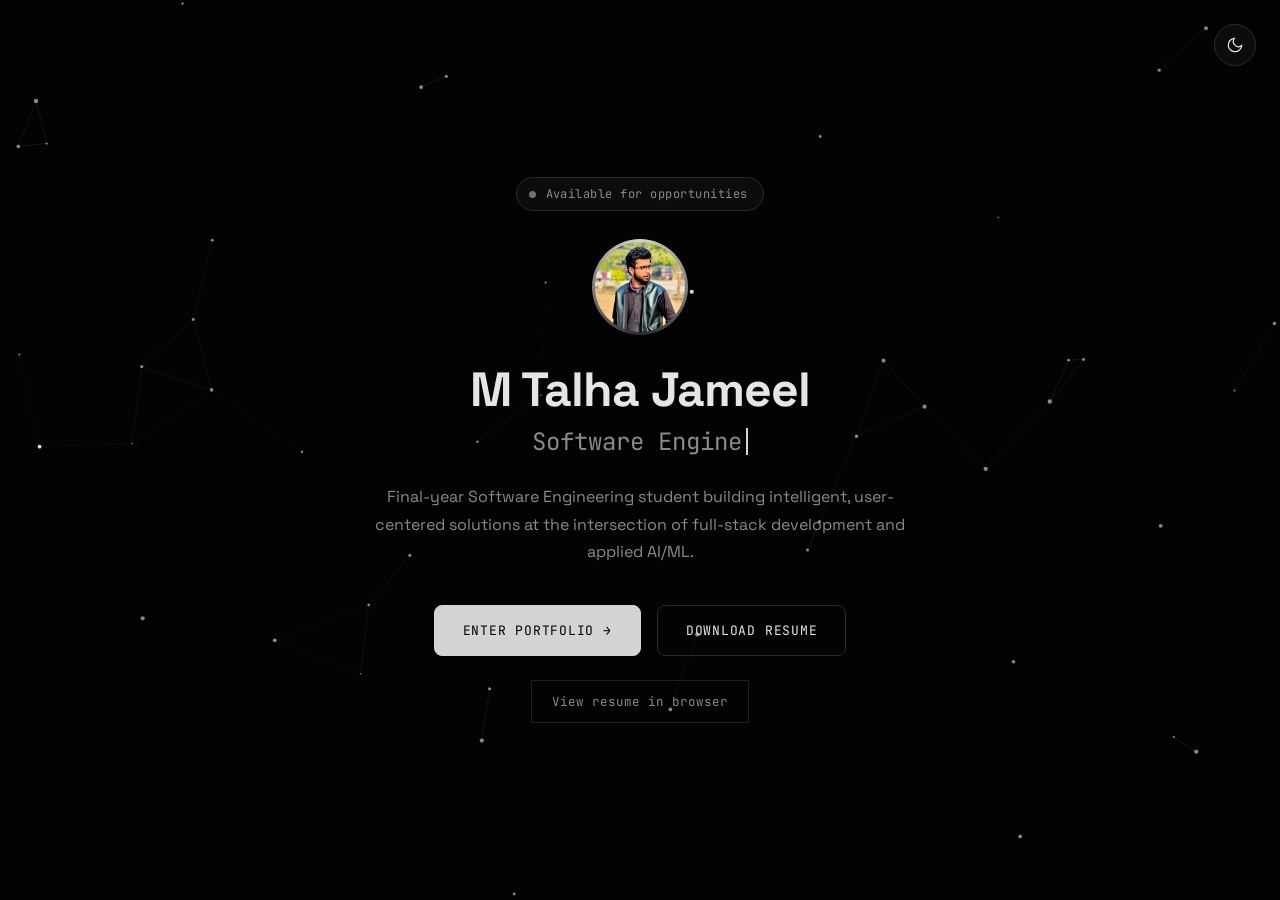
<file: index.html>
<!DOCTYPE html>
<html lang="en">
<head>
<meta charset="UTF-8">
<meta name="viewport" content="width=device-width, initial-scale=1.0">
<title>M Talha Jameel — Portfolio</title>
<meta name="description" content="M Talha Jameel — Web Developer (MERN + AI), Data Analyst, AI/ML Learner.">
<link rel="stylesheet" href="styles.css">
</head>
<body>

<canvas id="particle-canvas" class="bg-canvas-layer" aria-hidden="true"></canvas>

<button class="theme-toggle" data-theme-toggle aria-label="Toggle dark / light theme" style="position:fixed; top:24px; right:24px; z-index:50;">
  <svg class="icon-moon" viewBox="0 0 24 24" fill="none" stroke="currentColor" stroke-width="1.6"><path d="M21 12.79A9 9 0 1 1 11.21 3 7 7 0 0 0 21 12.79z"/></svg>
  <svg class="icon-sun" viewBox="0 0 24 24" fill="none" stroke="currentColor" stroke-width="1.6"><circle cx="12" cy="12" r="4.5"/><path d="M12 2v3M12 19v3M4.2 4.2l2.1 2.1M17.7 17.7l2.1 2.1M2 12h3M19 12h3M4.2 19.8l2.1-2.1M17.7 6.3l2.1-2.1"/></svg>
</button>

<main class="page-shell" style="min-height:100vh; display:flex; align-items:center; justify-content:center; position:relative; z-index:1; padding:32px;">
  <div style="max-width:560px; text-align:center;">

    <div class="pill" style="margin:0 auto 28px;">
      <span class="live-dot"></span> Available for opportunities
    </div>

    <div class="avatar-ring" style="width:96px; height:96px; margin:0 auto 30px;">
      <div class="avatar-inner">
        <img src="talha%20img.jpg" alt="M Talha Jameel" style="width: 100%; height: 100%; object-fit: cover;">
      </div>
    </div>

    <h1 class="hero-name" style="font-size:clamp(32px,6vw,48px); margin-bottom:10px;">M Talha Jameel</h1>
    <div class="hero-role mono" id="hero-role" style="font-size:24px; color:var(--text-secondary); margin-bottom:26px; justify-content:center;">
      <span class="type-text">Software Engineer · Web Developer (MERN + AI) · AI/ML Learner</span>
      <span class="cursor" aria-hidden="true"></span>
    </div>
    <p style="color:var(--text-secondary); line-height:1.7; margin-bottom:40px;">
      Final-year Software Engineering student building intelligent, user-centered
      solutions at the intersection of full-stack development and applied AI/ML.
    </p>

    <div class="btn-row" style="justify-content:center; margin-bottom:18px;">
      <a href="portfolio.html" class="btn btn-primary">Enter Portfolio →</a>
      <a href="M_Talha_Jameel_Resume.pdf" download class="btn btn-secondary">Download Resume</a>
    </div>
    <a href="M_Talha_Jameel_Resume.pdf" target="_blank" rel="noopener" class="btn-ghost mono" style="font-size:12.5px; display:inline-block; margin-top:6px;">
      View resume in browser
    </a>
  </div>
</main>

<script src="script.js"></script>
</body>
</html>
</file>
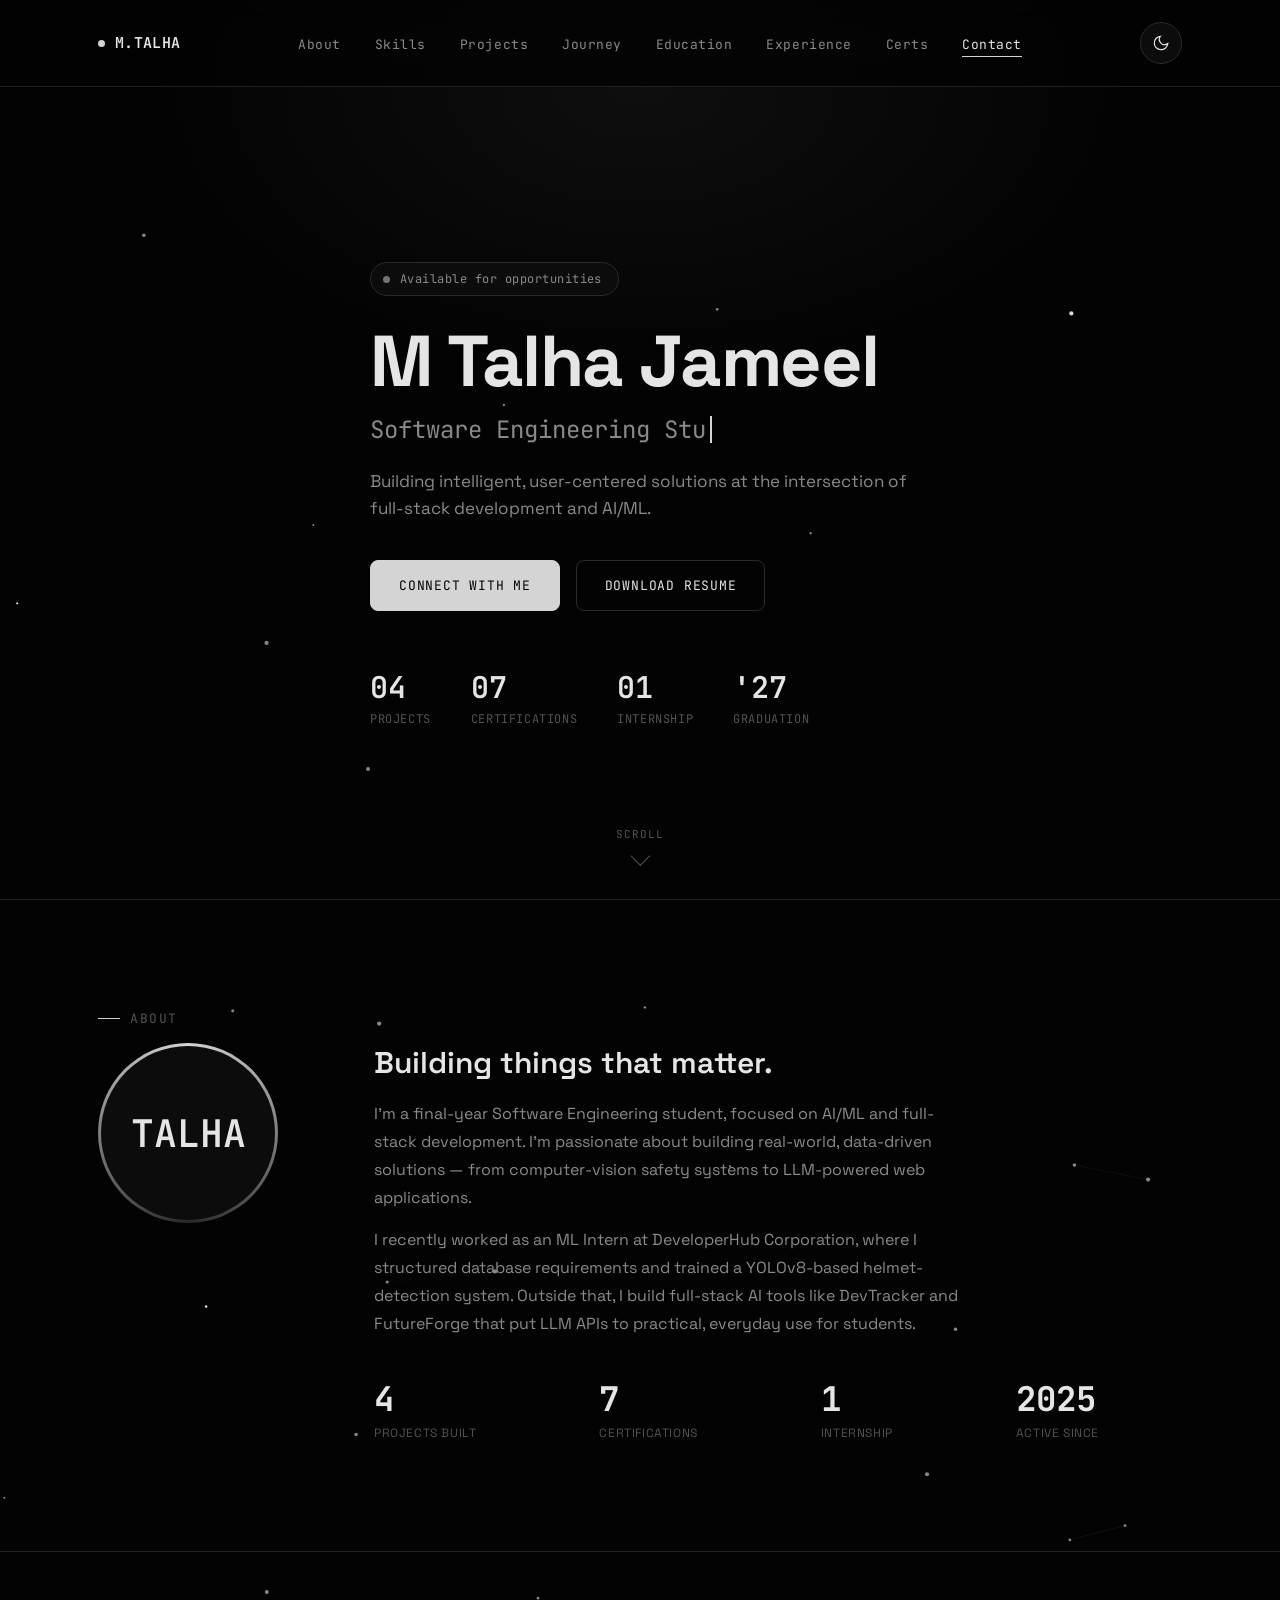
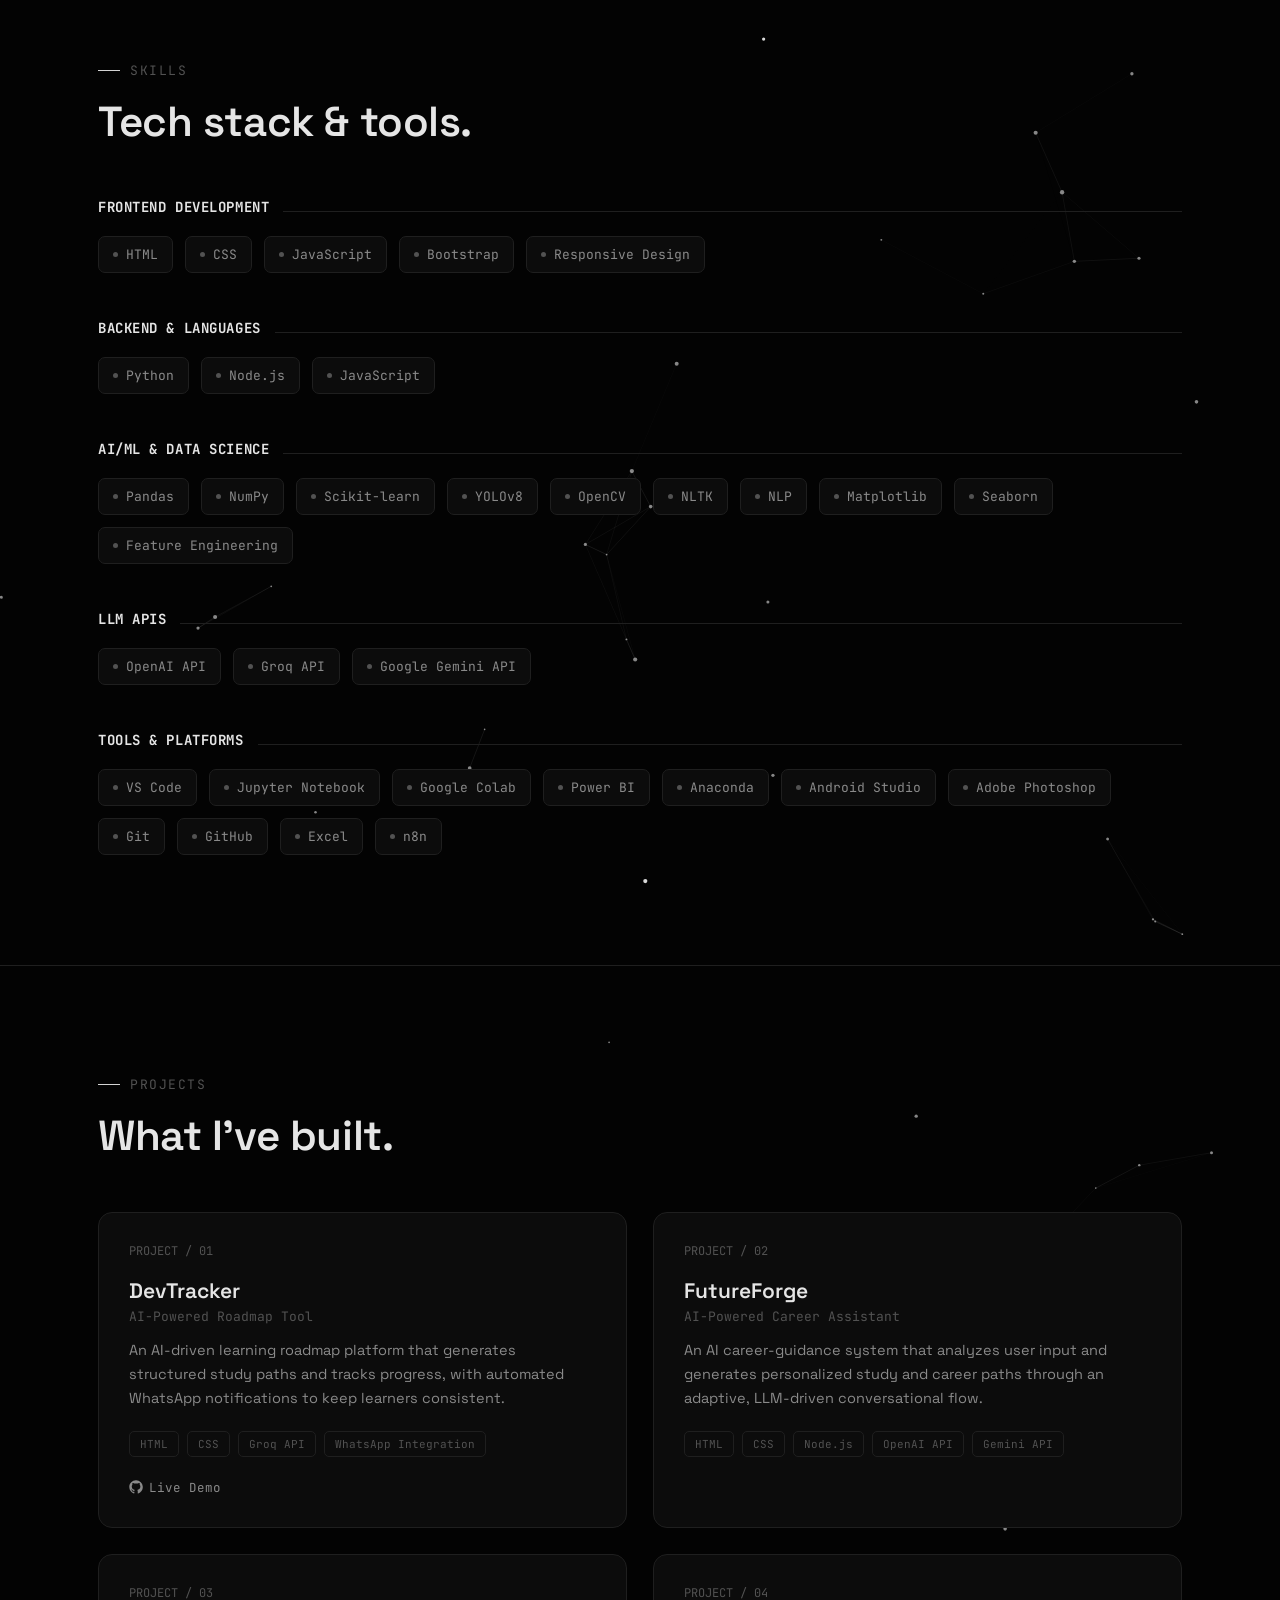
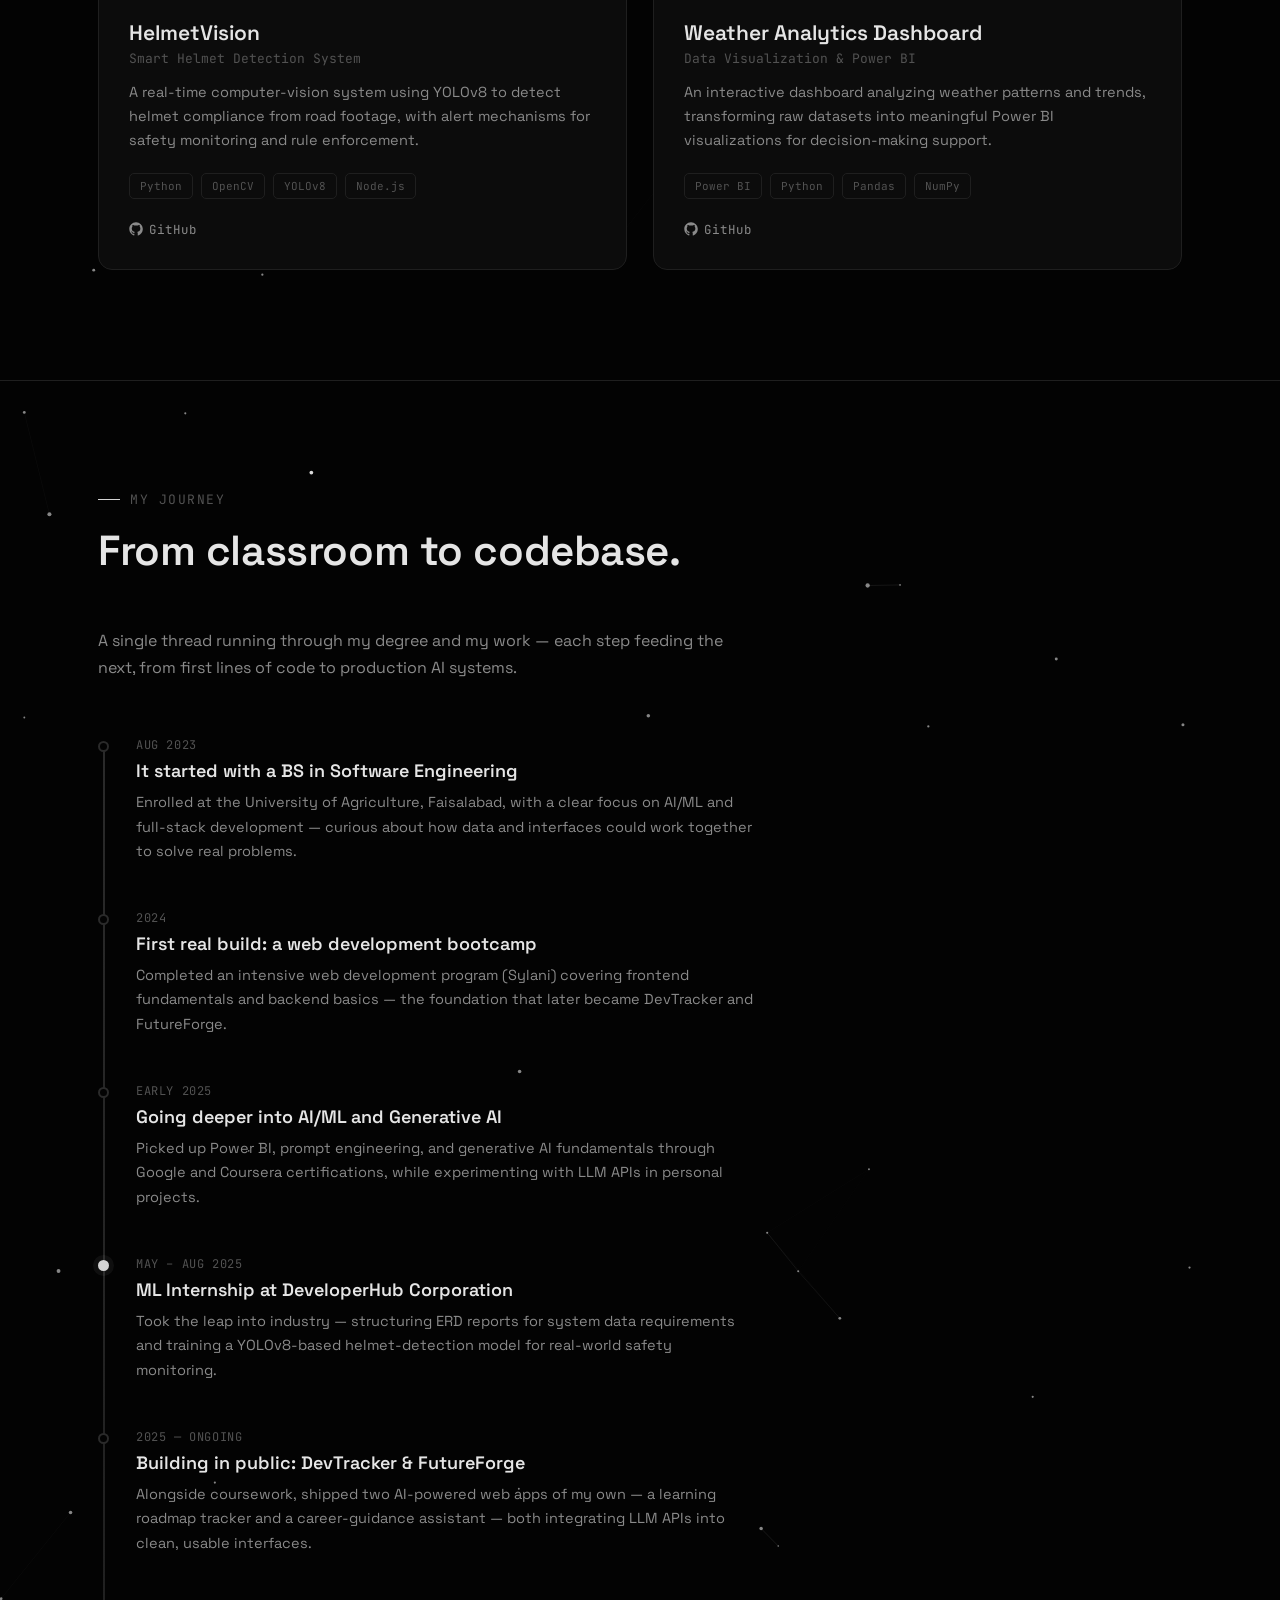
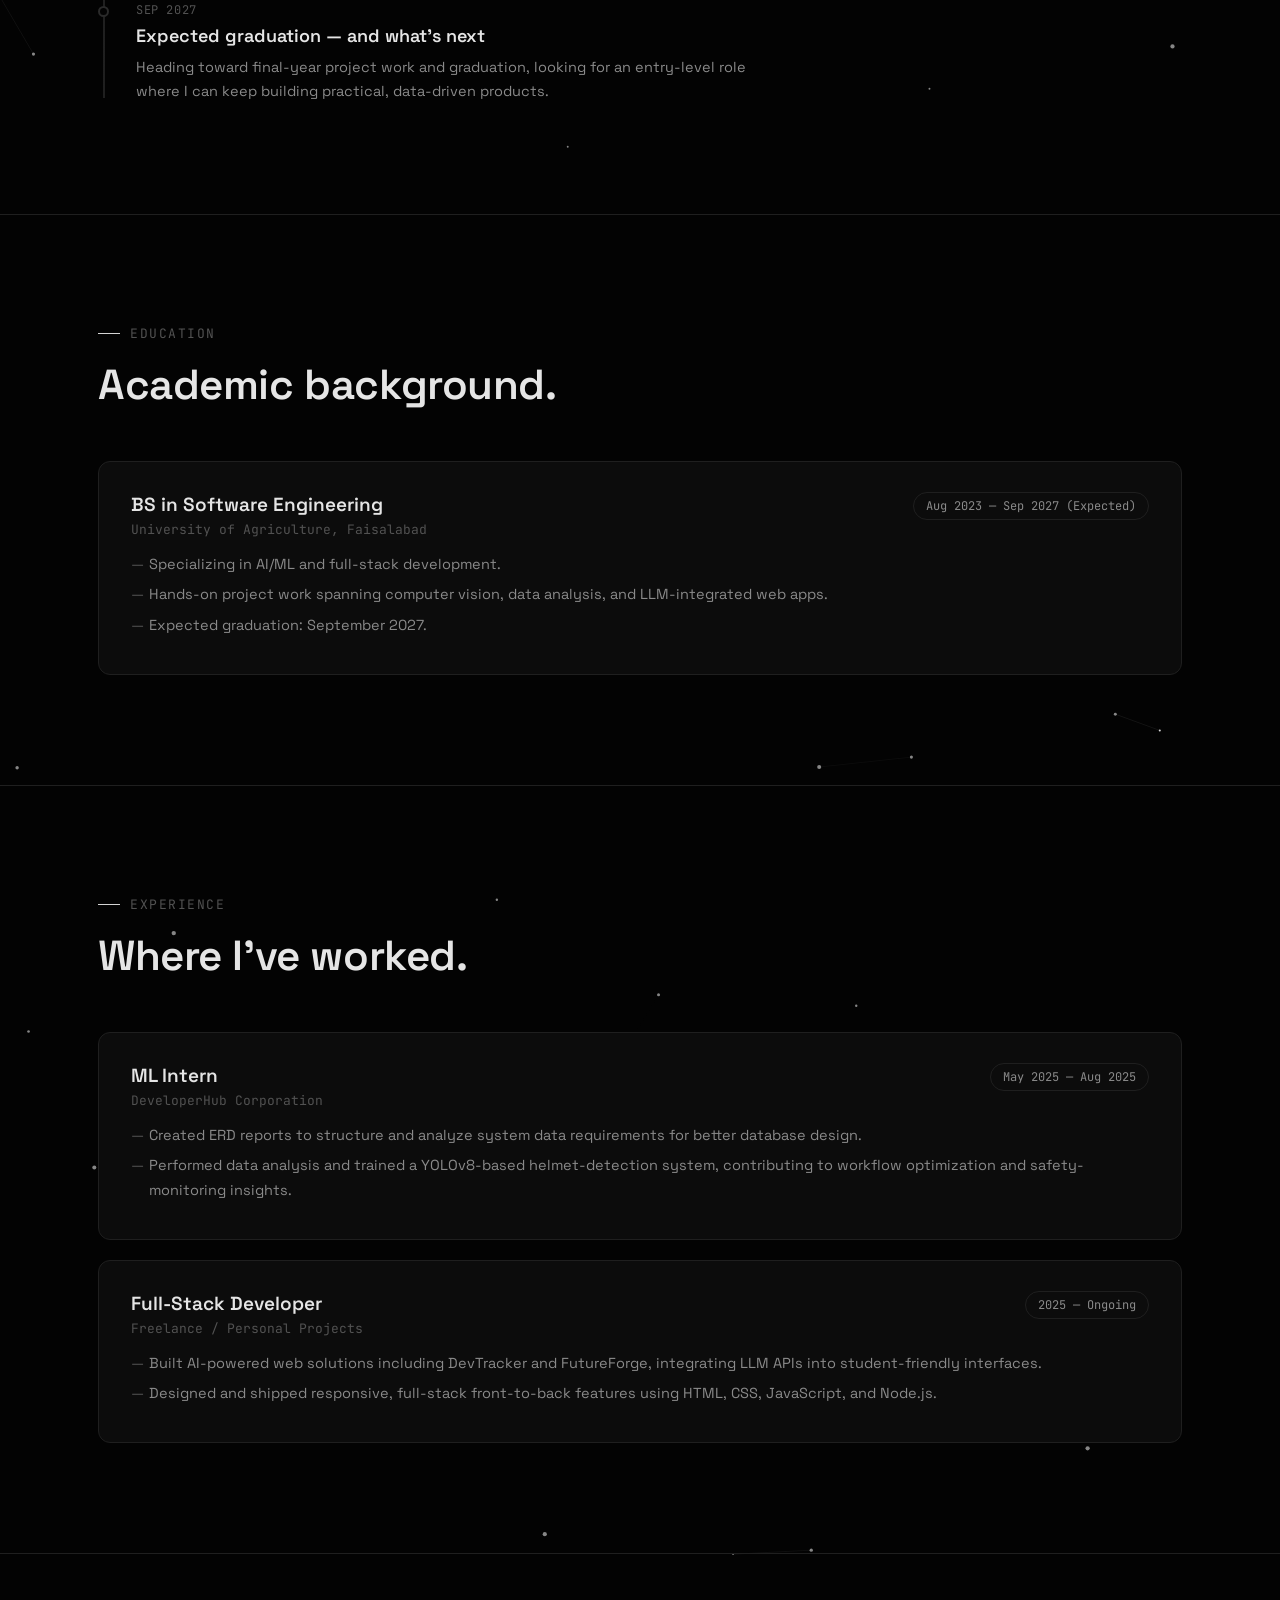
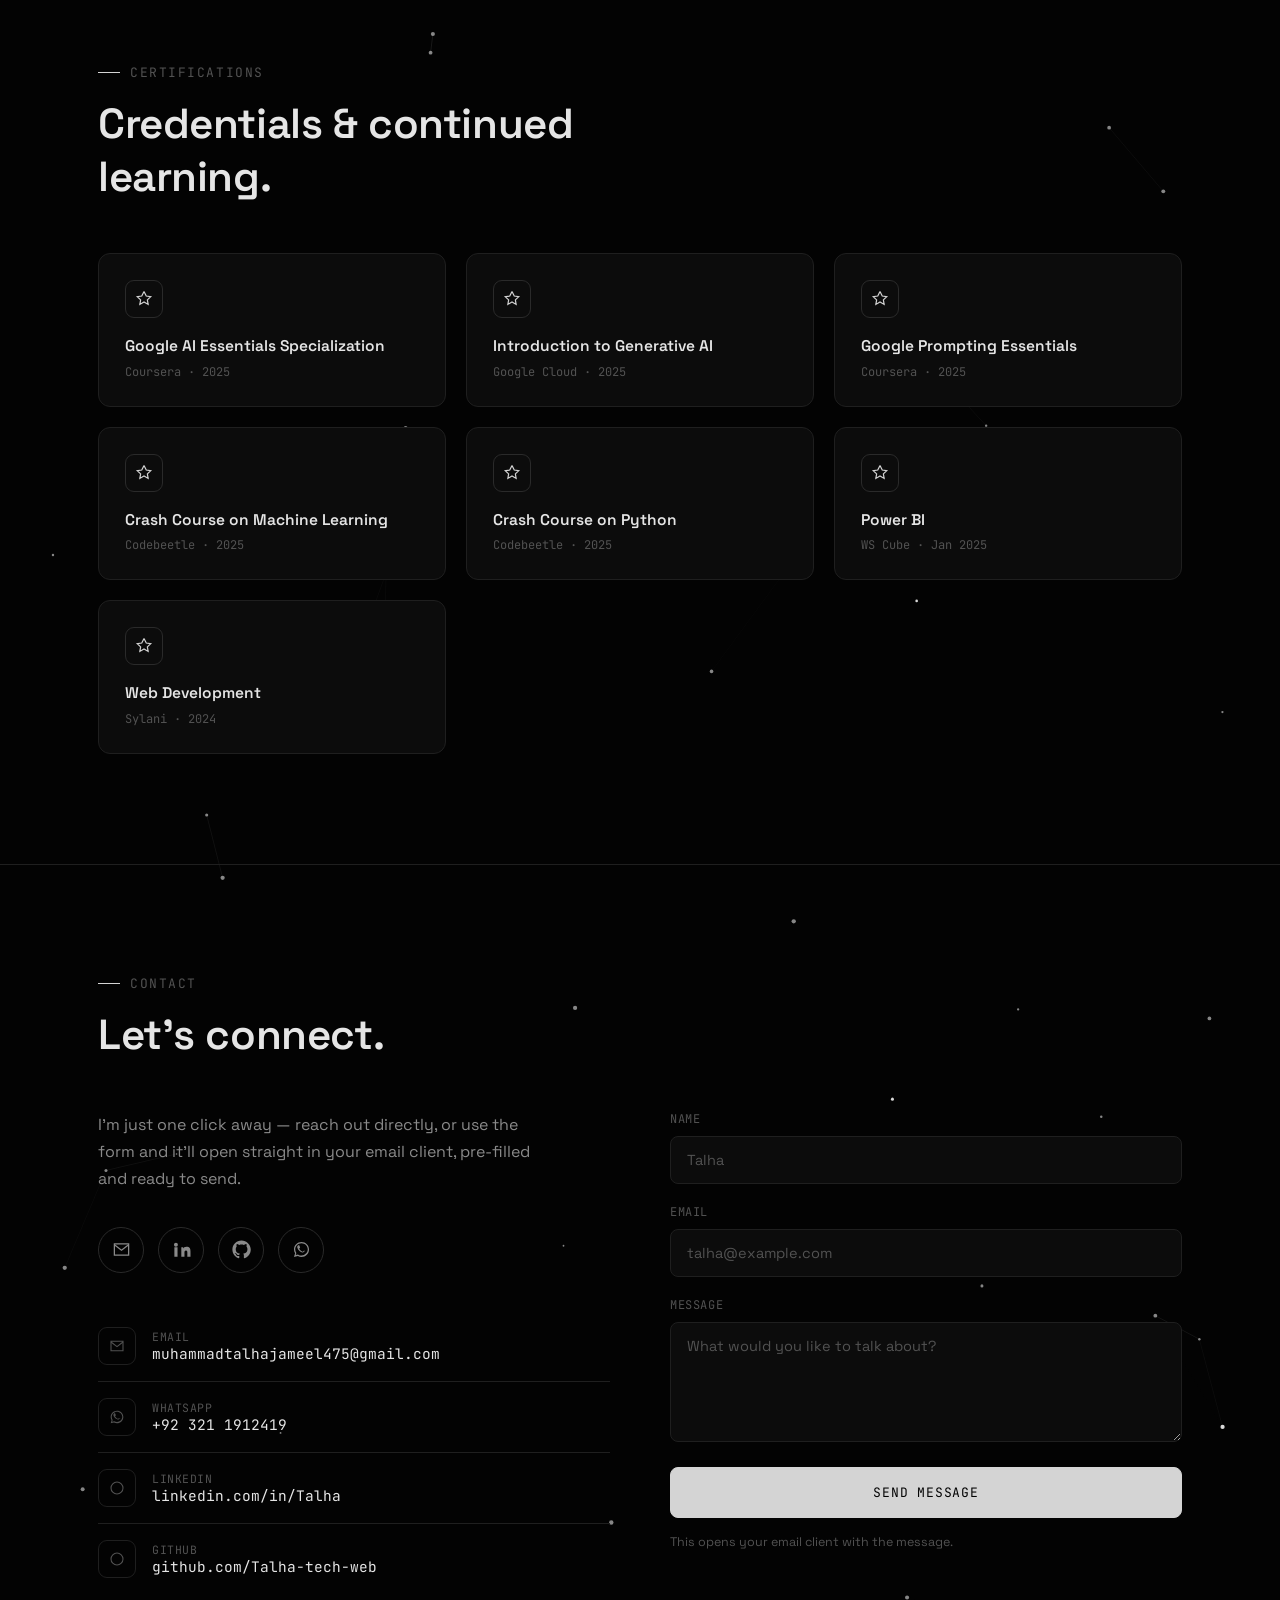
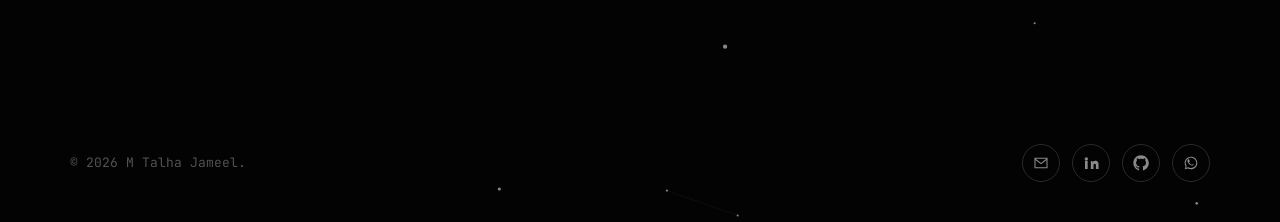
<file: portfolio.html>
<!DOCTYPE html>
<html lang="en">

<head>
  <meta charset="UTF-8">
  <meta name="viewport" content="width=device-width, initial-scale=1.0">
  <title>M Talha Jameel — Software Engineer · Web Developer (MERN + AI)</title>
  <meta name="description"
    content="Portfolio of M Talha Jameel — final-year Software Engineering student, ML Intern, and full-stack developer building AI-powered web applications.">
  <link rel="stylesheet" href="styles.css">
</head>

<body>

  <canvas id="particle-canvas" class="bg-canvas-layer" aria-hidden="true"></canvas>
  <!-- Mobile -->
  <div class="menu-overlay"></div>
  <nav class="mobile-menu" aria-label="Mobile navigation">
    <a href="#about">About</a>
    <a href="#skills">Skills</a>
    <a href="#projects">Projects</a>
    <a href="#journey">My Journey</a>
    <a href="#education">Education</a>
    <a href="#experience">Experience</a>
    <a href="#certifications">Certifications</a>
    <a href="#contact">Contact</a>
  </nav>
  <!-- navbar -->
  <header class="navbar">
    <div class="navbar-inner">
      <a href="#hero" class="brand mono"><span class="brand-dot"></span> M.TALHA</a>
      <ul class="nav-links">
        <li><a href="#about" class="nav-link">About</a></li>
        <li><a href="#skills" class="nav-link">Skills</a></li>
        <li><a href="#projects" class="nav-link">Projects</a></li>
        <li><a href="#journey" class="nav-link">Journey</a></li>
        <li><a href="#education" class="nav-link">Education</a></li>
        <li><a href="#experience" class="nav-link">Experience</a></li>
        <li><a href="#certifications" class="nav-link">Certs</a></li>
        <li><a href="#contact" class="nav-link">Contact</a></li>
      </ul>
      <div class="nav-actions">
        <button class="theme-toggle" data-theme-toggle aria-label="Toggle dark / light theme">
          <svg class="icon-moon" viewBox="0 0 24 24" fill="none" stroke="currentColor" stroke-width="1.6">
            <path d="M21 12.79A9 9 0 1 1 11.21 3 7 7 0 0 0 21 12.79z" />
          </svg>
          <svg class="icon-sun" viewBox="0 0 24 24" fill="none" stroke="currentColor" stroke-width="1.6">
            <circle cx="12" cy="12" r="4.5" />
            <path
              d="M12 2v3M12 19v3M4.2 4.2l2.1 2.1M17.7 17.7l2.1 2.1M2 12h3M19 12h3M4.2 19.8l2.1-2.1M17.7 6.3l2.1-2.1" />
          </svg>
        </button>
        <button class="hamburger" aria-label="Open menu"><span></span><span></span><span></span></button>
      </div>
    </div>
  </header>

  <div class="page-shell">

    <!--1 -->
    <section class="hero" id="hero">
      <div class="hero-glow-overlay"></div>
      <div class="container">
        <div class="hero-content">
          <div class="pill reveal">
            <span class="live-dot"></span> Available for opportunities
          </div>

          <h1 class="hero-name reveal reveal-delay-1">M Talha Jameel</h1>

          <div class="hero-role mono reveal reveal-delay-2" id="hero-role">
            <span class="type-text"></span><span class="cursor" aria-hidden="true"></span>
          </div>

          <p class="hero-tagline reveal reveal-delay-3">
            Building intelligent, user-centered solutions at the intersection
            of full-stack development and AI/ML.
          </p>

          <div class="btn-row reveal reveal-delay-3">
            <a href="#contact" class="btn btn-primary">Connect With Me</a>
            <a href="M_Talha_Jameel_Resume.pdf" download="M_Talha_Jameel_Resume.pdf" class="btn btn-secondary">Download
              Resume</a>
          </div>

          <div class="stat-row reveal reveal-delay-4">
            <div class="stat-item">
              <div class="stat-number mono">04</div>
              <div class="stat-label mono">Projects</div>
            </div>
            <div class="stat-item">
              <div class="stat-number mono">07</div>
              <div class="stat-label mono">Certifications</div>
            </div>
            <div class="stat-item">
              <div class="stat-number mono">01</div>
              <div class="stat-label mono">Internship</div>
            </div>
            <div class="stat-item">
              <div class="stat-number mono">'27</div>
              <div class="stat-label mono">Graduation</div>
            </div>
          </div>
        </div>
      </div>

      <div class="scroll-indicator mono">
        Scroll <span class="chevron" aria-hidden="true"></span>
      </div>
    </section>

    <!--ABOUT -->
    <section class="section" id="about">
      <div class="container">
        <div class="section-tag mono reveal">About</div>
        <div class="about-grid">
          <div class="reveal">
            <div class="avatar-ring">
              <div class="avatar-inner">
                <!-- <img src="talha%20img.jpg" alt="M Talha Jameel" style="width: 100%; height: 100%; object-fit: cover;"> -->
                <div class="avatar-circle">TALHA</div>
              </div>
            </div>
          </div>
          <div>
            <h2 class="about-headline reveal">Building things that matter.</h2>
            <p class="about-text reveal reveal-delay-1">
              I'm a final-year Software Engineering student, focused on AI/ML and full-stack development. I'm passionate
              about building
              real-world, data-driven solutions — from computer-vision safety systems to LLM-powered
              web applications.
            </p>
            <p class="about-text reveal reveal-delay-2">
              I recently worked as an ML Intern at DeveloperHub Corporation, where I structured
              database requirements and trained a YOLOv8-based helmet-detection system. Outside that,
              I build full-stack AI tools like DevTracker and FutureForge that put LLM APIs to
              practical, everyday use for students.
            </p>
            <div class="stat-counters reveal reveal-delay-3">
              <div class="counter-item">
                <div class="counter-number mono" data-counter="4">0</div>
                <div class="counter-label">Projects Built</div>
              </div>
              <div class="counter-item">
                <div class="counter-number mono" data-counter="7">0</div>
                <div class="counter-label">Certifications</div>
              </div>
              <div class="counter-item">
                <div class="counter-number mono" data-counter="1">0</div>
                <div class="counter-label">Internship</div>
              </div>
              <div class="counter-item">
                <div class="counter-number mono" data-counter="2025">0</div>
                <div class="counter-label">Active Since</div>
              </div>
            </div>
          </div>
        </div>
      </div>
    </section>

    <!--SKILLS-->
    <section class="section" id="skills">
      <div class="container">
        <div class="section-tag mono reveal">Skills</div>
        <h2 class="section-title reveal">Tech stack &amp; tools.</h2>

        <div class="skill-category reveal">
          <div class="skill-cat-head">
            <h3 class="mono">FRONTEND DEVELOPMENT</h3>
            <div class="div-line"></div>
          </div>
          <div class="badge-grid">
            <span class="badge"><span class="dot"></span>HTML</span>
            <span class="badge"><span class="dot"></span>CSS</span>
            <span class="badge"><span class="dot"></span>JavaScript</span>
            <span class="badge"><span class="dot"></span>Bootstrap</span>
            <span class="badge"><span class="dot"></span>Responsive Design</span>
          </div>
        </div>

        <div class="skill-category reveal">
          <div class="skill-cat-head">
            <h3 class="mono">BACKEND &amp; LANGUAGES</h3>
            <div class="div-line"></div>
          </div>
          <div class="badge-grid">
            <span class="badge"><span class="dot"></span>Python</span>
            <span class="badge"><span class="dot"></span>Node.js</span>
            <span class="badge"><span class="dot"></span>JavaScript</span>
          </div>
        </div>

        <div class="skill-category reveal">
          <div class="skill-cat-head">
            <h3 class="mono">AI/ML &amp; DATA SCIENCE</h3>
            <div class="div-line"></div>
          </div>
          <div class="badge-grid">
            <span class="badge"><span class="dot"></span>Pandas</span>
            <span class="badge"><span class="dot"></span>NumPy</span>
            <span class="badge"><span class="dot"></span>Scikit-learn</span>
            <span class="badge"><span class="dot"></span>YOLOv8</span>
            <span class="badge"><span class="dot"></span>OpenCV</span>
            <span class="badge"><span class="dot"></span>NLTK</span>
            <span class="badge"><span class="dot"></span>NLP</span>
            <span class="badge"><span class="dot"></span>Matplotlib</span>
            <span class="badge"><span class="dot"></span>Seaborn</span>
            <span class="badge"><span class="dot"></span>Feature Engineering</span>
          </div>
        </div>

        <div class="skill-category reveal">
          <div class="skill-cat-head">
            <h3 class="mono">LLM APIS</h3>
            <div class="div-line"></div>
          </div>
          <div class="badge-grid">
            <span class="badge"><span class="dot"></span>OpenAI API</span>
            <span class="badge"><span class="dot"></span>Groq API</span>
            <span class="badge"><span class="dot"></span>Google Gemini API</span>
          </div>
        </div>

        <div class="skill-category reveal">
          <div class="skill-cat-head">
            <h3 class="mono">TOOLS &amp; PLATFORMS</h3>
            <div class="div-line"></div>
          </div>
          <div class="badge-grid">
            <span class="badge"><span class="dot"></span>VS Code</span>
            <span class="badge"><span class="dot"></span>Jupyter Notebook</span>
            <span class="badge"><span class="dot"></span>Google Colab</span>
            <span class="badge"><span class="dot"></span>Power BI</span>
            <span class="badge"><span class="dot"></span>Anaconda</span>
            <span class="badge"><span class="dot"></span>Android Studio</span>
            <span class="badge"><span class="dot"></span>Adobe Photoshop</span>
            <span class="badge"><span class="dot"></span>Git</span>
            <span class="badge"><span class="dot"></span>GitHub</span>
            <span class="badge"><span class="dot"></span>Excel</span>
            <span class="badge"><span class="dot"></span>n8n</span>
          </div>
        </div>
      </div>
    </section>

    <!--PROJECTS -->
    <section class="section" id="projects">
      <div class="container">
        <div class="section-tag mono reveal">Projects</div>
        <h2 class="section-title reveal">What I've built.</h2>

        <div class="project-grid">

          <div class="project-card reveal">
            <div class="card-glow"></div>
            <div class="project-index mono">PROJECT / 01</div>
            <h3 class="project-title">DevTracker</h3>
            <div class="project-subtitle">AI-Powered Roadmap Tool</div>
            <p class="project-desc">
              An AI-driven learning roadmap platform that generates structured study paths and
              tracks progress, with automated WhatsApp notifications to keep learners consistent.
            </p>
            <div class="tag-row">
              <span class="tag">HTML</span><span class="tag">CSS</span><span class="tag">Groq API</span><span
                class="tag">WhatsApp Integration</span>
            </div>
            <div class="project-links">
              <a href="https://talha-tech-web.github.io/DevTracker/" target="_blank" rel="noopener"
                class="project-link mono">
                <svg viewBox="0 0 24 24" fill="currentColor">
                  <path
                    d="M12 .5C5.6.5.5 5.6.5 12c0 5.1 3.3 9.4 7.9 11 .6.1.8-.3.8-.6v-2.2c-3.2.7-3.9-1.4-3.9-1.4-.5-1.3-1.3-1.7-1.3-1.7-1-.7.1-.7.1-.7 1.2.1 1.8 1.2 1.8 1.2 1 1.8 2.7 1.3 3.4 1 .1-.7.4-1.3.7-1.6-2.6-.3-5.3-1.3-5.3-5.7 0-1.3.4-2.3 1.2-3.2-.1-.3-.5-1.5.1-3.1 0 0 1-.3 3.2 1.2.9-.3 1.9-.4 2.9-.4s2 .1 2.9.4c2.2-1.5 3.2-1.2 3.2-1.2.6 1.6.2 2.8.1 3.1.8.9 1.2 1.9 1.2 3.2 0 4.4-2.7 5.4-5.3 5.7.4.4.8 1.1.8 2.2v3.3c0 .3.2.7.8.6 4.6-1.6 7.9-5.9 7.9-11C23.5 5.6 18.4.5 12 .5Z" />
                </svg>
                Live Demo
              </a>
            </div>
          </div>

          <div class="project-card reveal">
            <div class="card-glow"></div>
            <div class="project-index mono">PROJECT / 02</div>
            <h3 class="project-title">FutureForge</h3>
            <div class="project-subtitle">AI-Powered Career Assistant</div>
            <p class="project-desc">
              An AI career-guidance system that analyzes user input and generates personalized
              study and career paths through an adaptive, LLM-driven conversational flow.
            </p>
            <div class="tag-row">
              <span class="tag">HTML</span><span class="tag">CSS</span><span class="tag">Node.js</span><span
                class="tag">OpenAI API</span><span class="tag">Gemini API</span>
            </div>
          </div>

          <div class="project-card reveal">
            <div class="card-glow"></div>
            <div class="project-index mono">PROJECT / 03</div>
            <h3 class="project-title">HelmetVision</h3>
            <div class="project-subtitle">Smart Helmet Detection System</div>
            <p class="project-desc">
              A real-time computer-vision system using YOLOv8 to detect helmet compliance from
              road footage, with alert mechanisms for safety monitoring and rule enforcement.
            </p>
            <div class="tag-row">
              <span class="tag">Python</span><span class="tag">OpenCV</span><span class="tag">YOLOv8</span><span
                class="tag">Node.js</span>
            </div>
            <div class="project-links">
              <a href="https://github.com/Talha-tech-web/helmetVision.git" target="_blank" rel="noopener"
                class="project-link mono">
                <svg viewBox="0 0 24 24" fill="currentColor">
                  <path
                    d="M12 .5C5.6.5.5 5.6.5 12c0 5.1 3.3 9.4 7.9 11 .6.1.8-.3.8-.6v-2.2c-3.2.7-3.9-1.4-3.9-1.4-.5-1.3-1.3-1.7-1.3-1.7-1-.7.1-.7.1-.7 1.2.1 1.8 1.2 1.8 1.2 1 1.8 2.7 1.3 3.4 1 .1-.7.4-1.3.7-1.6-2.6-.3-5.3-1.3-5.3-5.7 0-1.3.4-2.3 1.2-3.2-.1-.3-.5-1.5.1-3.1 0 0 1-.3 3.2 1.2.9-.3 1.9-.4 2.9-.4s2 .1 2.9.4c2.2-1.5 3.2-1.2 3.2-1.2.6 1.6.2 2.8.1 3.1.8.9 1.2 1.9 1.2 3.2 0 4.4-2.7 5.4-5.3 5.7.4.4.8 1.1.8 2.2v3.3c0 .3.2.7.8.6 4.6-1.6 7.9-5.9 7.9-11C23.5 5.6 18.4.5 12 .5Z" />
                </svg>
                GitHub
              </a>
            </div>
          </div>

          <div class="project-card reveal">
            <div class="card-glow"></div>
            <div class="project-index mono">PROJECT / 04</div>
            <h3 class="project-title">Weather Analytics Dashboard</h3>
            <div class="project-subtitle">Data Visualization &amp; Power BI</div>
            <p class="project-desc">
              An interactive dashboard analyzing weather patterns and trends, transforming raw
              datasets into meaningful Power BI visualizations for decision-making support.
            </p>
            <div class="tag-row">
              <span class="tag">Power BI</span><span class="tag">Python</span><span class="tag">Pandas</span><span
                class="tag">NumPy</span>
            </div>
            <div class="project-links">
              <a href="https://github.com/Talha-tech-web/weather-bi-.git" target="_blank" rel="noopener"
                class="project-link mono">
                <svg viewBox="0 0 24 24" fill="currentColor">
                  <path
                    d="M12 .5C5.6.5.5 5.6.5 12c0 5.1 3.3 9.4 7.9 11 .6.1.8-.3.8-.6v-2.2c-3.2.7-3.9-1.4-3.9-1.4-.5-1.3-1.3-1.7-1.3-1.7-1-.7.1-.7.1-.7 1.2.1 1.8 1.2 1.8 1.2 1 1.8 2.7 1.3 3.4 1 .1-.7.4-1.3.7-1.6-2.6-.3-5.3-1.3-5.3-5.7 0-1.3.4-2.3 1.2-3.2-.1-.3-.5-1.5.1-3.1 0 0 1-.3 3.2 1.2.9-.3 1.9-.4 2.9-.4s2 .1 2.9.4c2.2-1.5 3.2-1.2 3.2-1.2.6 1.6.2 2.8.1 3.1.8.9 1.2 1.9 1.2 3.2 0 4.4-2.7 5.4-5.3 5.7.4.4.8 1.1.8 2.2v3.3c0 .3.2.7.8.6 4.6-1.6 7.9-5.9 7.9-11C23.5 5.6 18.4.5 12 .5Z" />
                </svg>
                GitHub
              </a>
            </div>
          </div>

        </div>
      </div>
    </section>

    <!--MY JOURNEY -->
    <section class="section" id="journey">
      <div class="container">
        <div class="section-tag mono reveal">My Journey</div>
        <h2 class="section-title reveal">From classroom to codebase.</h2>
        <p class="journey-intro reveal">
          A single thread running through my degree and my work — each step feeding
          the next, from first lines of code to production AI systems.
        </p>

        <div class="timeline">
          <div class="timeline-track"></div>

          <div class="timeline-entry reveal">
            <div class="timeline-dot"></div>
            <div class="timeline-year mono">AUG 2023</div>
            <h3 class="timeline-heading">It started with a BS in Software Engineering</h3>
            <p class="timeline-text">
              Enrolled at the University of Agriculture, Faisalabad, with a clear focus on
              AI/ML and full-stack development — curious about how data and interfaces
              could work together to solve real problems.
            </p>
          </div>

          <div class="timeline-entry reveal">
            <div class="timeline-dot"></div>
            <div class="timeline-year mono">2024</div>
            <h3 class="timeline-heading">First real build: a web development bootcamp</h3>
            <p class="timeline-text">
              Completed an intensive web development program (Sylani) covering frontend
              fundamentals and backend basics — the foundation that later became DevTracker
              and FutureForge.
            </p>
          </div>

          <div class="timeline-entry reveal">
            <div class="timeline-dot"></div>
            <div class="timeline-year mono">EARLY 2025</div>
            <h3 class="timeline-heading">Going deeper into AI/ML and Generative AI</h3>
            <p class="timeline-text">
              Picked up Power BI, prompt engineering, and generative AI fundamentals through
              Google and Coursera certifications, while experimenting with LLM APIs in
              personal projects.
            </p>
          </div>

          <div class="timeline-entry is-current reveal">
            <div class="timeline-dot"></div>
            <div class="timeline-year mono">MAY – AUG 2025</div>
            <h3 class="timeline-heading">ML Internship at DeveloperHub Corporation</h3>
            <p class="timeline-text">
              Took the leap into industry — structuring ERD reports for system data
              requirements and training a YOLOv8-based helmet-detection model for
              real-world safety monitoring.
            </p>
          </div>

          <div class="timeline-entry reveal">
            <div class="timeline-dot"></div>
            <div class="timeline-year mono">2025 — ONGOING</div>
            <h3 class="timeline-heading">Building in public: DevTracker &amp; FutureForge</h3>
            <p class="timeline-text">
              Alongside coursework, shipped two AI-powered web apps of my own — a learning
              roadmap tracker and a career-guidance assistant — both integrating LLM APIs
              into clean, usable interfaces.
            </p>
          </div>

          <div class="timeline-entry reveal">
            <div class="timeline-dot"></div>
            <div class="timeline-year mono">SEP 2027</div>
            <h3 class="timeline-heading">Expected graduation — and what's next</h3>
            <p class="timeline-text">
              Heading toward final-year project work and graduation, looking for an
              entry-level role where I can keep building practical, data-driven products.
            </p>
          </div>
        </div>
      </div>
    </section>

    <!--EDUCATION -->
    <section class="section" id="education">
      <div class="container">
        <div class="section-tag mono reveal">Education</div>
        <h2 class="section-title reveal">Academic background.</h2>

        <div class="info-card reveal">
          <div class="info-card-top">
            <div>
              <div class="info-card-role">BS in Software Engineering</div>
              <div class="info-card-org">University of Agriculture, Faisalabad</div>
            </div>
            <div class="info-card-period mono">Aug 2023 — Sep 2027 (Expected)</div>
          </div>
          <ul>
            <li>Specializing in AI/ML and full-stack development.</li>
            <li>Hands-on project work spanning computer vision, data analysis, and LLM-integrated web apps.</li>
            <li>Expected graduation: September 2027.</li>
          </ul>
        </div>
      </div>
    </section>

    <!--EXPERIENCE -->
    <section class="section" id="experience">
      <div class="container">
        <div class="section-tag mono reveal">Experience</div>
        <h2 class="section-title reveal">Where I've worked.</h2>

        <div class="info-card reveal">
          <div class="info-card-top">
            <div>
              <div class="info-card-role">ML Intern</div>
              <div class="info-card-org">DeveloperHub Corporation</div>
            </div>
            <div class="info-card-period mono">May 2025 — Aug 2025</div>
          </div>
          <ul>
            <li>Created ERD reports to structure and analyze system data requirements for better database design.</li>
            <li>Performed data analysis and trained a YOLOv8-based helmet-detection system, contributing to workflow
              optimization and safety-monitoring insights.</li>
          </ul>
        </div>

        <div class="info-card reveal reveal-delay-1">
          <div class="info-card-top">
            <div>
              <div class="info-card-role">Full-Stack Developer</div>
              <div class="info-card-org">Freelance / Personal Projects</div>
            </div>
            <div class="info-card-period mono">2025 — Ongoing</div>
          </div>
          <ul>
            <li>Built AI-powered web solutions including DevTracker and FutureForge, integrating LLM APIs into
              student-friendly interfaces.</li>
            <li>Designed and shipped responsive, full-stack front-to-back features using HTML, CSS, JavaScript, and
              Node.js.</li>
          </ul>
        </div>
      </div>
    </section>

    <!--CERTIFICATIONS-->
    <section class="section" id="certifications">
      <div class="container">
        <div class="section-tag mono reveal">Certifications</div>
        <h2 class="section-title reveal">Credentials &amp; continued learning.</h2>

        <div class="cert-grid">
          <div class="cert-card reveal">
            <div class="cert-icon"><svg viewBox="0 0 24 24" fill="none" stroke="currentColor" stroke-width="1.6">
                <path d="M12 2l3 6 6 .9-4.5 4.3 1 6L12 16l-5.5 3.2 1-6L3 9l6-.9 3-6z" />
              </svg></div>
            <div class="cert-title">Google AI Essentials Specialization</div>
            <div class="cert-meta mono">Coursera · 2025</div>
          </div>
          <div class="cert-card reveal reveal-delay-1">
            <div class="cert-icon"><svg viewBox="0 0 24 24" fill="none" stroke="currentColor" stroke-width="1.6">
                <path d="M12 2l3 6 6 .9-4.5 4.3 1 6L12 16l-5.5 3.2 1-6L3 9l6-.9 3-6z" />
              </svg></div>
            <div class="cert-title">Introduction to Generative AI</div>
            <div class="cert-meta mono">Google Cloud · 2025</div>
          </div>
          <div class="cert-card reveal reveal-delay-2">
            <div class="cert-icon"><svg viewBox="0 0 24 24" fill="none" stroke="currentColor" stroke-width="1.6">
                <path d="M12 2l3 6 6 .9-4.5 4.3 1 6L12 16l-5.5 3.2 1-6L3 9l6-.9 3-6z" />
              </svg></div>
            <div class="cert-title">Google Prompting Essentials</div>
            <div class="cert-meta mono">Coursera · 2025</div>
          </div>
          <div class="cert-card reveal">
            <div class="cert-icon"><svg viewBox="0 0 24 24" fill="none" stroke="currentColor" stroke-width="1.6">
                <path d="M12 2l3 6 6 .9-4.5 4.3 1 6L12 16l-5.5 3.2 1-6L3 9l6-.9 3-6z" />
              </svg></div>
            <div class="cert-title">Crash Course on Machine Learning</div>
            <div class="cert-meta mono">Codebeetle · 2025</div>
          </div>
          <div class="cert-card reveal reveal-delay-1">
            <div class="cert-icon"><svg viewBox="0 0 24 24" fill="none" stroke="currentColor" stroke-width="1.6">
                <path d="M12 2l3 6 6 .9-4.5 4.3 1 6L12 16l-5.5 3.2 1-6L3 9l6-.9 3-6z" />
              </svg></div>
            <div class="cert-title">Crash Course on Python</div>
            <div class="cert-meta mono">Codebeetle · 2025</div>
          </div>
          <div class="cert-card reveal reveal-delay-2">
            <div class="cert-icon"><svg viewBox="0 0 24 24" fill="none" stroke="currentColor" stroke-width="1.6">
                <path d="M12 2l3 6 6 .9-4.5 4.3 1 6L12 16l-5.5 3.2 1-6L3 9l6-.9 3-6z" />
              </svg></div>
            <div class="cert-title">Power BI</div>
            <div class="cert-meta mono">WS Cube · Jan 2025</div>
          </div>
          <div class="cert-card reveal">
            <div class="cert-icon"><svg viewBox="0 0 24 24" fill="none" stroke="currentColor" stroke-width="1.6">
                <path d="M12 2l3 6 6 .9-4.5 4.3 1 6L12 16l-5.5 3.2 1-6L3 9l6-.9 3-6z" />
              </svg></div>
            <div class="cert-title">Web Development</div>
            <div class="cert-meta mono">Sylani · 2024</div>
          </div>
        </div>
      </div>
    </section>

    <!-- CONTACT-->
    <section class="section" id="contact" style="border-bottom:none;">
      <div class="container">
        <div class="section-tag mono reveal">Contact</div>
        <h2 class="section-title reveal">Let's connect.</h2>

        <div class="contact-grid">
          <div class="reveal">
            <p class="contact-lead">
              I'm just one click away — reach out directly, or use the form and
              it'll open straight in your email client, pre-filled and ready to send.
            </p>

            <div class="social-icons">
              <a href="mailto:muhammadtalhajameel475@gmail.com" class="social-icon" aria-label="Email" title="Email">
                <svg viewBox="0 0 24 24" fill="none" stroke="currentColor" stroke-width="1.6">
                  <path d="M3 5h18v14H3z" />
                  <path d="M3 6l9 7 9-7" />
                </svg>
              </a>
              <a href="https://www.linkedin.com/in/talha-9ba85627b?utm_source=share_via&utm_content=profile&utm_medium=member_android"
                target="_blank" rel="noopener" class="social-icon" aria-label="LinkedIn" title="LinkedIn">
                <svg viewBox="0 0 24 24" fill="currentColor">
                  <path
                    d="M4.98 3.5a2.5 2.5 0 1 1 0 5 2.5 2.5 0 0 1 0-5zM3 9h4v12H3V9zm6.5 0H14v1.7h.06c.6-1.1 2-2.2 4.1-2.2 4.4 0 5.2 2.6 5.2 6V21h-4v-5c0-1.2 0-2.7-1.7-2.7-1.7 0-1.9 1.3-1.9 2.6V21h-4V9z" />
                </svg>
              </a>
              <a href="https://github.com/Talha-tech-web" target="_blank" rel="noopener" class="social-icon"
                aria-label="GitHub" title="GitHub">
                <svg viewBox="0 0 24 24" fill="currentColor">
                  <path
                    d="M12 .5C5.6.5.5 5.6.5 12c0 5.1 3.3 9.4 7.9 11 .6.1.8-.3.8-.6v-2.2c-3.2.7-3.9-1.4-3.9-1.4-.5-1.3-1.3-1.7-1.3-1.7-1-.7.1-.7.1-.7 1.2.1 1.8 1.2 1.8 1.2 1 1.8 2.7 1.3 3.4 1 .1-.7.4-1.3.7-1.6-2.6-.3-5.3-1.3-5.3-5.7 0-1.3.4-2.3 1.2-3.2-.1-.3-.5-1.5.1-3.1 0 0 1-.3 3.2 1.2.9-.3 1.9-.4 2.9-.4s2 .1 2.9.4c2.2-1.5 3.2-1.2 3.2-1.2.6 1.6.2 2.8.1 3.1.8.9 1.2 1.9 1.2 3.2 0 4.4-2.7 5.4-5.3 5.7.4.4.8 1.1.8 2.2v3.3c0 .3.2.7.8.6 4.6-1.6 7.9-5.9 7.9-11C23.5 5.6 18.4.5 12 .5Z" />
                </svg>
              </a>
              <a href="https://wa.me/923211912419?text=Hi%20Talha%2C%20I%20saw%20your%20portfolio%20and%20would%20like%20to%20connect!"
                target="_blank" rel="noopener" class="social-icon" aria-label="WhatsApp" title="WhatsApp">
                <svg viewBox="0 0 24 24" fill="currentColor">
                  <path
                    d="M17.5 14.4c-.3-.1-1.7-.8-2-.9-.3-.1-.5-.1-.7.1-.2.3-.7.9-.9 1.1-.2.2-.3.2-.6.1-.3-.2-1.3-.5-2.4-1.5-.9-.8-1.5-1.8-1.7-2.1-.2-.3 0-.5.1-.6.1-.2.6-.7.8-.9.2-.2.2-.4.1-.6-.1-.2-.7-1.6-.9-2.2-.2-.5-.4-.4-.6-.4h-.5c-.2 0-.5.1-.7.3-.2.2-.9.9-.9 2.1s.9 2.5 1 2.7c.1.2 1.5 2.4 3.8 3.4 2.3 1 2.3.7 2.7.6.4 0 1.4-.6 1.6-1.1.2-.5.2-1 .1-1.1-.1-.1-.2-.1-.4-.2z" />
                  <path
                    d="M12 2.5c-5.2 0-9.5 4.2-9.5 9.5 0 1.8.5 3.4 1.4 4.8L2.5 21.5l4.9-1.3c1.3.8 2.9 1.2 4.6 1.2 5.2 0 9.5-4.2 9.5-9.5s-4.3-9.4-9.5-9.4zm0 17.1c-1.5 0-2.9-.4-4.1-1.1l-.3-.2-2.8.7.7-2.7-.2-.3c-.8-1.3-1.2-2.7-1.2-4.2 0-4.3 3.5-7.8 7.9-7.8s7.9 3.5 7.9 7.8-3.6 7.8-7.9 7.8z" />
                </svg>
              </a>
            </div>

            <a href="mailto:muhammadtalhajameel475@gmail.com" class="contact-row">
              <div class="contact-row-icon"><svg viewBox="0 0 24 24" fill="none" stroke="currentColor"
                  stroke-width="1.6">
                  <path d="M3 5h18v14H3z" />
                  <path d="M3 6l9 7 9-7" />
                </svg></div>
              <div>
                <div class="contact-row-label mono">Email</div>
                <div class="contact-row-value">muhammadtalhajameel475@gmail.com</div>
              </div>
            </a>
            <a href="https://wa.me/923211912419?text=Hi%20Talha%2C%20I%20saw%20your%20portfolio%20and%20would%20like%20to%20connect!"
              target="_blank" rel="noopener" class="contact-row">
              <div class="contact-row-icon"><svg viewBox="0 0 24 24" fill="currentColor">
                  <path
                    d="M17.5 14.4c-.3-.1-1.7-.8-2-.9-.3-.1-.5-.1-.7.1-.2.3-.7.9-.9 1.1-.2.2-.3.2-.6.1-.3-.2-1.3-.5-2.4-1.5-.9-.8-1.5-1.8-1.7-2.1-.2-.3 0-.5.1-.6.1-.2.6-.7.8-.9.2-.2.2-.4.1-.6-.1-.2-.7-1.6-.9-2.2-.2-.5-.4-.4-.6-.4h-.5c-.2 0-.5.1-.7.3-.2.2-.9.9-.9 2.1s.9 2.5 1 2.7c.1.2 1.5 2.4 3.8 3.4 2.3 1 2.3.7 2.7.6.4 0 1.4-.6 1.6-1.1.2-.5.2-1 .1-1.1-.1-.1-.2-.1-.4-.2z" />
                  <path
                    d="M12 2.5c-5.2 0-9.5 4.2-9.5 9.5 0 1.8.5 3.4 1.4 4.8L2.5 21.5l4.9-1.3c1.3.8 2.9 1.2 4.6 1.2 5.2 0 9.5-4.2 9.5-9.5s-4.3-9.4-9.5-9.4zm0 17.1c-1.5 0-2.9-.4-4.1-1.1l-.3-.2-2.8.7.7-2.7-.2-.3c-.8-1.3-1.2-2.7-1.2-4.2 0-4.3 3.5-7.8 7.9-7.8s7.9 3.5 7.9 7.8-3.6 7.8-7.9 7.8z" />
                </svg></div>
              <div>
                <div class="contact-row-label mono">WhatsApp</div>
                <div class="contact-row-value">+92 321 1912419</div>
              </div>
            </a>
            <a href="https://www.linkedin.com/in/talha-9ba85627b?utm_source=share_via&utm_content=profile&utm_medium=member_android"
              target="_blank" rel="noopener" class="contact-row">
              <div class="contact-row-icon"><svg viewBox="0 0 24 24" fill="none" stroke="currentColor"
                  stroke-width="1.6">
                  <circle cx="12" cy="12" r="9" />
                </svg></div>
              <div>
                <div class="contact-row-label mono">LinkedIn</div>
                <div class="contact-row-value">linkedin.com/in/Talha</div>
              </div>
            </a>
            <a href="https://github.com/Talha-tech-web" target="_blank" rel="noopener" class="contact-row">
              <div class="contact-row-icon"><svg viewBox="0 0 24 24" fill="none" stroke="currentColor"
                  stroke-width="1.6">
                  <circle cx="12" cy="12" r="9" />
                </svg></div>
              <div>
                <div class="contact-row-label mono">GitHub</div>
                <div class="contact-row-value">github.com/Talha-tech-web</div>
              </div>
            </a>
          </div>

          <form id="contact-form" data-mail-to="muhammadtalhajameel475@gmail.com" class="reveal reveal-delay-1">
            <div class="form-group">
              <label for="cf-name">Name</label>
              <input type="text" id="cf-name" name="name" placeholder="Talha" required>
            </div>
            <div class="form-group">
              <label for="cf-email">Email</label>
              <input type="email" id="cf-email" name="email" placeholder="talha@example.com" required>
            </div>
            <div class="form-group">
              <label for="cf-message">Message</label>
              <textarea id="cf-message" name="message" rows="5" placeholder="What would you like to talk about?"
                required></textarea>
            </div>
            <button type="submit" class="btn btn-primary" style="width:100%;">Send Message</button>
            <p class="form-note">This opens your email client with the message. </p>
          </form>
        </div>
      </div>
    </section>

  </div>
  <!-- /page-shell -->

  <!--  FOOTER -->
  <footer class="footer container page-shell">
    <div class="footer-credit mono">© <span id="year"></span> M Talha Jameel.</div>
    <div class="footer-socials">
      <a href="mailto:muhammadtalhajameel475@gmail.com" class="social-icon" aria-label="Email"><svg viewBox="0 0 24 24"
          fill="none" stroke="currentColor" stroke-width="1.6">
          <path d="M3 5h18v14H3z" />
          <path d="M3 6l9 7 9-7" />
        </svg></a>
      <a href="https://www.linkedin.com/in/talha-9ba85627b?utm_source=share_via&utm_content=profile&utm_medium=member_android"
        target="_blank" rel="noopener" class="social-icon" aria-label="LinkedIn"><svg viewBox="0 0 24 24"
          fill="currentColor">
          <path
            d="M4.98 3.5a2.5 2.5 0 1 1 0 5 2.5 2.5 0 0 1 0-5zM3 9h4v12H3V9zm6.5 0H14v1.7h.06c.6-1.1 2-2.2 4.1-2.2 4.4 0 5.2 2.6 5.2 6V21h-4v-5c0-1.2 0-2.7-1.7-2.7-1.7 0-1.9 1.3-1.9 2.6V21h-4V9z" />
        </svg></a>
      <a href="https://github.com/Talha-tech-web" target="_blank" rel="noopener" class="social-icon"
        aria-label="GitHub"><svg viewBox="0 0 24 24" fill="currentColor">
          <path
            d="M12 .5C5.6.5.5 5.6.5 12c0 5.1 3.3 9.4 7.9 11 .6.1.8-.3.8-.6v-2.2c-3.2.7-3.9-1.4-3.9-1.4-.5-1.3-1.3-1.7-1.3-1.7-1-.7.1-.7.1-.7 1.2.1 1.8 1.2 1.8 1.2 1 1.8 2.7 1.3 3.4 1 .1-.7.4-1.3.7-1.6-2.6-.3-5.3-1.3-5.3-5.7 0-1.3.4-2.3 1.2-3.2-.1-.3-.5-1.5.1-3.1 0 0 1-.3 3.2 1.2.9-.3 1.9-.4 2.9-.4s2 .1 2.9.4c2.2-1.5 3.2-1.2 3.2-1.2.6 1.6.2 2.8.1 3.1.8.9 1.2 1.9 1.2 3.2 0 4.4-2.7 5.4-5.3 5.7.4.4.8 1.1.8 2.2v3.3c0 .3.2.7.8.6 4.6-1.6 7.9-5.9 7.9-11C23.5 5.6 18.4.5 12 .5Z" />
        </svg></a>
      <a href="https://wa.me/923211912419" target="_blank" rel="noopener" class="social-icon" aria-label="WhatsApp"><svg
          viewBox="0 0 24 24" fill="currentColor">
          <path
            d="M17.5 14.4c-.3-.1-1.7-.8-2-.9-.3-.1-.5-.1-.7.1-.2.3-.7.9-.9 1.1-.2.2-.3.2-.6.1-.3-.2-1.3-.5-2.4-1.5-.9-.8-1.5-1.8-1.7-2.1-.2-.3 0-.5.1-.6.1-.2.6-.7.8-.9.2-.2.2-.4.1-.6-.1-.2-.7-1.6-.9-2.2-.2-.5-.4-.4-.6-.4h-.5c-.2 0-.5.1-.7.3-.2.2-.9.9-.9 2.1s.9 2.5 1 2.7c.1.2 1.5 2.4 3.8 3.4 2.3 1 2.3.7 2.7.6.4 0 1.4-.6 1.6-1.1.2-.5.2-1 .1-1.1-.1-.1-.2-.1-.4-.2z" />
          <path
            d="M12 2.5c-5.2 0-9.5 4.2-9.5 9.5 0 1.8.5 3.4 1.4 4.8L2.5 21.5l4.9-1.3c1.3.8 2.9 1.2 4.6 1.2 5.2 0 9.5-4.2 9.5-9.5s-4.3-9.4-9.5-9.4zm0 17.1c-1.5 0-2.9-.4-4.1-1.1l-.3-.2-2.8.7.7-2.7-.2-.3c-.8-1.3-1.2-2.7-1.2-4.2 0-4.3 3.5-7.8 7.9-7.8s7.9 3.5 7.9 7.8-3.6 7.8-7.9 7.8z" />
        </svg></a>
    </div>
  </footer>

  <script src="script.js"></script>
  <script>document.getElementById('year').textContent = new Date().getFullYear();</script>
</body>

</html>
</file>
<file: styles.css>
/* ---------- Fonts ---------- */
@import url('https://fonts.googleapis.com/css2?family=Space+Grotesk:wght@400;500;600;700&family=JetBrains+Mono:wght@400;500;600&display=swap');

/* ---------- Design tokens ---------- */
:root,
[data-theme="dark"] {
  --bg: #030303;
  --surface: #0c0c0c;
  --surface-hover: #141414;
  --elevated: #1a1a1a;
  --border: #1f1f1f;
  --border-hover: #2a2a2a;
  --text-primary: #e5e5e5;
  --text-secondary: #8a8a8a;
  --text-muted: #525252;
  --accent: #d4d4d4;
  --accent-hover: #ffffff;
  --accent-glow: rgba(212, 212, 212, 0.06);
  --success: #737373;
  --shadow-color: rgba(0, 0, 0, 0.6);
  --particle-text: #a3a3a3;
  --particle-muted: #dddddd;
  --particle-accent: #ffffff;
  color-scheme: dark;
}

[data-theme="light"] {
  --bg: #f7f7f5;
  --surface: #ffffff;
  --surface-hover: #f0f0ee;
  --elevated: #ffffff;
  --border: #e3e3e0;
  --border-hover: #d1d1cc;
  --text-primary: #171717;
  --text-secondary: #525252;
  --text-muted: #a3a3a3;
  --accent: #262626;
  --accent-hover: #000000;
  --accent-glow: rgba(0, 0, 0, 0.04);
  --success: #737373;
  --shadow-color: rgba(0, 0, 0, 0.08);
  --particle-text: #525252;
  --particle-muted: #171717;
  --particle-accent: #000000;
  color-scheme: light;
}

/* ---------- Reset ---------- */
* { margin: 0; padding: 0; box-sizing: border-box; }

html { scroll-behavior: smooth; }

body {
  background: var(--bg);
  color: var(--text-primary);
  font-family: 'Space Grotesk', sans-serif;
  -webkit-font-smoothing: antialiased;
  overflow-x: hidden;
  transition: background-color 0.4s ease, color 0.4s ease;
}

a { color: inherit; text-decoration: none; }
ul { list-style: none; }
button { font-family: inherit; cursor: pointer; border: none; background: none; color: inherit; }
img { max-width: 100%; display: block; }

::selection { background: var(--accent); color: var(--bg); }

::-webkit-scrollbar { width: 10px; }
::-webkit-scrollbar-track { background: var(--bg); }
::-webkit-scrollbar-thumb { background: var(--border-hover); border-radius: 10px; }
::-webkit-scrollbar-thumb:hover { background: var(--text-muted); }

.mono { font-family: 'JetBrains Mono', monospace; }

:focus-visible {
  outline: 2px solid var(--accent);
  outline-offset: 3px;
  border-radius: 4px;
}

/* ---------- Layout helpers ---------- */
.container {
  max-width: 1140px;
  margin: 0 auto;
  padding: 0 28px;
}

.section {
  padding: 110px 0;
  border-bottom: 1px solid var(--border);
  position: relative;
}

.section-tag {
  font-family: 'JetBrains Mono', monospace;
  font-size: 13px;
  letter-spacing: 0.12em;
  text-transform: uppercase;
  color: var(--text-muted);
  display: flex;
  align-items: center;
  gap: 10px;
  margin-bottom: 16px;
}

.section-tag::before {
  content: '';
  width: 22px;
  height: 1px;
  background: var(--accent);
}

.section-title {
  font-size: clamp(28px, 4vw, 42px);
  font-weight: 600;
  letter-spacing: -0.01em;
  margin-bottom: 50px;
  max-width: 640px;
}

.section-title span { color: var(--text-muted); }

.reveal {
  opacity: 0;
  transform: translateY(28px);
  transition: opacity 0.7s cubic-bezier(.2,.7,.2,1), transform 0.7s cubic-bezier(.2,.7,.2,1);
}
.reveal.is-visible { opacity: 1; transform: translateY(0); }
.reveal-delay-1 { transition-delay: .08s; }
.reveal-delay-2 { transition-delay: .16s; }
.reveal-delay-3 { transition-delay: .24s; }
.reveal-delay-4 { transition-delay: .32s; }

@media (prefers-reduced-motion: reduce) {
  .reveal { transition: none; opacity: 1; transform: none; }
  html { scroll-behavior: auto; }
}

/* ---------- Buttons ---------- */
.btn {
  display: inline-flex;
  align-items: center;
  justify-content: center;
  gap: 8px;
  font-family: 'JetBrains Mono', monospace;
  font-size: 13px;
  letter-spacing: 0.06em;
  text-transform: uppercase;
  padding: 16px 28px;
  border-radius: 8px;
  min-height: 48px;
  transition: transform 0.25s ease, box-shadow 0.25s ease, background-color 0.25s ease, border-color .25s ease, color .25s ease;
  white-space: nowrap;
}

.btn-primary {
  background: var(--accent);
  color: var(--bg);
  border: 1px solid var(--accent);
}
.btn-primary:hover {
  background: var(--accent-hover);
  border-color: var(--accent-hover);
  transform: translateY(-3px);
  box-shadow: 0 14px 34px var(--accent-glow), 0 0 0 1px var(--accent-glow);
}

.btn-secondary {
  background: transparent;
  color: var(--text-primary);
  border: 1px solid var(--border-hover);
}
.btn-secondary:hover {
  border-color: var(--accent);
  color: var(--accent-hover);
  transform: translateY(-3px);
  box-shadow: 0 14px 34px var(--shadow-color);
}

.btn-ghost {
  background: transparent;
  color: var(--text-secondary);
  border: 1px solid var(--border);
  padding: 12px 20px;
}
.btn-ghost:hover { border-color: var(--border-hover); color: var(--text-primary); }

.btn-row { display: flex; flex-wrap: wrap; gap: 16px; }

/* ---------- Navbar ---------- */
.navbar {
  position: fixed;
  top: 0; left: 0; right: 0;
  z-index: 1000;
  background: color-mix(in srgb, var(--bg) 78%, transparent);
  backdrop-filter: blur(14px);
  border-bottom: 1px solid var(--border);
  transition: padding 0.3s ease, background-color 0.3s ease;
}

.navbar-inner {
  display: flex;
  align-items: center;
  justify-content: space-between;
  padding: 22px 28px;
  max-width: 1140px;
  margin: 0 auto;
  transition: padding 0.3s ease;
}

.navbar.scrolled .navbar-inner { padding: 14px 28px; }

.brand {
  font-family: 'JetBrains Mono', monospace;
  font-weight: 600;
  font-size: 15px;
  letter-spacing: 0.02em;
  display: flex;
  align-items: center;
  gap: 10px;
}
.brand-dot { width: 7px; height: 7px; border-radius: 50%; background: var(--accent); }

.nav-links {
  display: flex;
  align-items: center;
  gap: 34px;
  list-style: none;
}

.nav-link {
  position: relative;
  font-family: 'JetBrains Mono', monospace;
  font-size: 13px;
  letter-spacing: 0.04em;
  color: var(--text-secondary);
  padding-bottom: 4px;
  transition: color 0.25s ease;
}
.nav-link::after {
  content: '';
  position: absolute;
  left: 0; bottom: 0;
  width: 0; height: 1px;
  background: var(--accent);
  transition: width 0.3s ease;
}
.nav-link:hover, .nav-link.active { color: var(--text-primary); }
.nav-link:hover::after, .nav-link.active::after { width: 100%; }

.nav-actions { display: flex; align-items: center; gap: 14px; }

.theme-toggle {
  width: 42px; height: 42px;
  border-radius: 50%;
  border: 1px solid var(--border-hover);
  display: flex; align-items: center; justify-content: center;
  background: var(--surface);
  color: var(--text-primary);
  transition: border-color 0.25s ease, transform 0.25s ease, background-color 0.25s ease;
  flex-shrink: 0;
}
.theme-toggle:hover { border-color: var(--accent); transform: rotate(20deg); }
.theme-toggle svg { width: 18px; height: 18px; }
[data-theme="dark"] .icon-sun { display: none; }
[data-theme="light"] .icon-moon { display: none; }

.hamburger {
  display: none;
  width: 42px; height: 42px;
  border-radius: 8px;
  border: 1px solid var(--border-hover);
  flex-direction: column;
  align-items: center;
  justify-content: center;
  gap: 5px;
  background: var(--surface);
}
.hamburger span {
  width: 18px; height: 1.5px;
  background: var(--text-primary);
  transition: transform 0.3s ease, opacity 0.3s ease;
}
.hamburger.open span:nth-child(1) { transform: translateY(6.5px) rotate(45deg); }
.hamburger.open span:nth-child(2) { opacity: 0; }
.hamburger.open span:nth-child(3) { transform: translateY(-6.5px) rotate(-45deg); }

.mobile-menu {
  position: fixed;
  top: 0; right: 0;
  height: 100vh;
  width: min(78vw, 320px);
  background: var(--surface);
  border-left: 1px solid var(--border);
  z-index: 1100;
  display: flex;
  flex-direction: column;
  padding: 100px 32px 40px;
  gap: 26px;
  transform: translateX(100%);
  transition: transform 0.4s cubic-bezier(.2,.8,.2,1);
}
.mobile-menu.open { transform: translateX(0); }
.mobile-menu a {
  font-family: 'JetBrains Mono', monospace;
  font-size: 16px;
  color: var(--text-secondary);
  opacity: 0;
  transform: translateX(14px);
  transition: opacity 0.4s ease, transform 0.4s ease, color 0.25s ease;
}
.mobile-menu.open a { opacity: 1; transform: translateX(0); }
.mobile-menu a:hover { color: var(--accent-hover); }
.menu-overlay {
  position: fixed; inset: 0;
  background: rgba(0,0,0,0.5);
  z-index: 1050;
  opacity: 0; pointer-events: none;
  transition: opacity 0.3s ease;
}
.menu-overlay.open { opacity: 1; pointer-events: auto; }

/* ===================================================================
   PORTFOLIO PAGE-WIDE ANIMATED BACKGROUND (persists across sections)
=================================================================== */
.bg-canvas-layer {
  position: fixed;
  top: 0; left: 0;
  width: 100%; height: 100%;
  z-index: 0;
  pointer-events: none;
}
#particle-canvas { width: 100%; height: 100%; display: block; }

.page-shell { position: relative; z-index: 1; }

/* fade the wired-network slightly stronger right behind hero */
.hero-glow-overlay {
  position: absolute;
  inset: 0;
  background: radial-gradient(ellipse 60% 50% at 50% 10%, var(--accent-glow), transparent 70%);
  pointer-events: none;
}

/* ---------- Hero ---------- */
.hero {
  min-height: 100vh;
  display: flex;
  align-items: center;
  position: relative;
  padding-top: 90px;
  border-bottom: 1px solid var(--border);
  overflow: hidden;
}

.hero-content { position: relative; z-index: 2; max-width: 720px; }

.pill {
  display: inline-flex;
  align-items: center;
  gap: 10px;
  border: 1px solid var(--border-hover);
  border-radius: 100px;
  padding: 8px 16px 8px 12px;
  font-family: 'JetBrains Mono', monospace;
  font-size: 12px;
  letter-spacing: 0.04em;
  color: var(--text-secondary);
  background: var(--surface);
  margin-bottom: 28px;
}
.live-dot {
  width: 7px; height: 7px; border-radius: 50%;
  background: var(--success);
  box-shadow: 0 0 0 0 var(--success);
  animation: pulse-dot 2s infinite;
}
@keyframes pulse-dot {
  0% { box-shadow: 0 0 0 0 rgba(115,115,115,0.55); }
  70% { box-shadow: 0 0 0 7px rgba(115,115,115,0); }
  100% { box-shadow: 0 0 0 0 rgba(115,115,115,0); }
}

.hero-name {
  font-size: clamp(40px, 6.4vw, 72px);
  font-weight: 700;
  letter-spacing: -0.02em;
  line-height: 1.05;
  margin-bottom: 14px;
}

.hero-role {
  font-family: 'JetBrains Mono', monospace;
  font-size: clamp(18px, 2.2vw, 24px);
  color: var(--text-secondary);
  min-height: 32px;
  margin-bottom: 22px;
  display: flex;
  align-items: center;
}
.hero-role .cursor {
  display: inline-block;
  width: 2px; height: 1.1em;
  background: var(--accent);
  margin-left: 4px;
  animation: blink 1s steps(1) infinite;
}
@keyframes blink { 50% { opacity: 0; } }

.hero-tagline {
  font-size: 17px;
  color: var(--text-secondary);
  max-width: 540px;
  line-height: 1.6;
  margin-bottom: 38px;
}

.stat-row {
  display: flex;
  flex-wrap: wrap;
  gap: 40px;
  margin-top: 56px;
}
.stat-item .stat-number {
  font-family: 'JetBrains Mono', monospace;
  font-size: 30px;
  font-weight: 600;
  color: var(--text-primary);
}
.stat-item .stat-label {
  font-size: 12px;
  letter-spacing: 0.05em;
  text-transform: uppercase;
  color: var(--text-muted);
  margin-top: 4px;
}

.scroll-indicator {
  position: absolute;
  bottom: 36px; left: 50%;
  transform: translateX(-50%);
  display: flex; flex-direction: column; align-items: center; gap: 8px;
  color: var(--text-muted);
  font-family: 'JetBrains Mono', monospace;
  font-size: 11px;
  letter-spacing: 0.08em;
  text-transform: uppercase;
  z-index: 2;
}
.scroll-indicator .chevron {
  width: 14px; height: 14px;
  border-right: 1.5px solid var(--text-muted);
  border-bottom: 1.5px solid var(--text-muted);
  transform: rotate(45deg);
  animation: bob 1.8s ease-in-out infinite;
}
@keyframes bob { 0%,100% { transform: rotate(45deg) translate(0,0); } 50% { transform: rotate(45deg) translate(4px,4px); } }

/* ---------- About ---------- */
.about-grid {
  display: grid;
  grid-template-columns: 220px 1fr;
  gap: 56px;
  align-items: start;
}
.avatar-ring {
  width: 180px; height: 180px;
  border-radius: 50%;
  display: flex; align-items: center; justify-content: center;
  background: conic-gradient(from 180deg, var(--border-hover), var(--accent), var(--border-hover));
  padding: 3px;
}
.avatar-inner {
  width: 100%; height: 100%;
  border-radius: 50%;
  background: var(--surface);
  display: flex; align-items: center; justify-content: center;
  font-family: 'JetBrains Mono', monospace;
  font-size: 38px;
  font-weight: 600;
  color: var(--text-primary);
  overflow: hidden;
}
.about-eyebrow { font-size: 13px; }
.about-headline { font-size: clamp(22px, 3vw, 30px); font-weight: 600; margin-bottom: 18px; max-width: 520px; }
.about-text { color: var(--text-secondary); line-height: 1.75; max-width: 600px; margin-bottom: 14px; }

.stat-counters {
  display: grid;
  grid-template-columns: repeat(4, auto);
  gap: 40px;
  margin-top: 38px;
}
.counter-item .counter-number {
  font-family: 'JetBrains Mono', monospace;
  font-size: 34px;
  font-weight: 700;
  color: var(--text-primary);
}
.counter-item .counter-label {
  font-size: 12px;
  color: var(--text-muted);
  text-transform: uppercase;
  letter-spacing: 0.05em;
  margin-top: 4px;
}

/* ---------- Skills ---------- */
.skill-category { margin-bottom: 46px; }
.skill-category:last-child { margin-bottom: 0; }
.skill-cat-head {
  display: flex; align-items: baseline; gap: 14px;
  margin-bottom: 20px;
}
.skill-cat-head h3 {
  font-family: 'JetBrains Mono', monospace;
  font-size: 14px;
  letter-spacing: 0.04em;
  color: var(--text-primary);
  white-space: nowrap;
}
.skill-cat-head .div-line { flex: 1; height: 1px; background: var(--border); }

.badge-grid { display: flex; flex-wrap: wrap; gap: 12px; }
.badge {
  display: inline-flex; align-items: center; gap: 8px;
  border: 1px solid var(--border);
  border-radius: 7px;
  padding: 9px 14px;
  font-family: 'JetBrains Mono', monospace;
  font-size: 13px;
  color: var(--text-secondary);
  background: var(--surface);
  transition: border-color 0.25s ease, transform 0.25s ease, color 0.25s ease, background-color 0.25s ease;
}
.badge .dot { width: 5px; height: 5px; border-radius: 50%; background: var(--text-muted); transition: background-color .25s ease; }
.badge:hover {
  border-color: var(--accent);
  color: var(--text-primary);
  transform: translateY(-3px);
  background: var(--surface-hover);
}
.badge:hover .dot { background: var(--accent); }

/* ---------- Projects ---------- */
.project-grid {
  display: grid;
  grid-template-columns: repeat(2, 1fr);
  gap: 26px;
}
.project-card {
  position: relative;
  border: 1px solid var(--border);
  border-radius: 14px;
  padding: 30px;
  background: var(--surface);
  overflow: hidden;
  transition: transform 0.35s ease, border-color 0.35s ease, box-shadow 0.35s ease;
}
.project-card::before {
  content: '';
  position: absolute;
  top: 0; left: 0; right: 0; height: 2px;
  background: linear-gradient(90deg, transparent, var(--accent), transparent);
  transform: scaleX(0);
  transition: transform 0.45s ease;
}
.project-card:hover::before { transform: scaleX(1); }
.project-card:hover {
  transform: translateY(-6px);
  border-color: var(--border-hover);
  box-shadow: 0 22px 50px var(--shadow-color);
}
.card-glow {
  position: absolute;
  width: 280px; height: 280px;
  background: radial-gradient(circle, var(--accent-glow), transparent 70%);
  border-radius: 50%;
  pointer-events: none;
  opacity: 0;
  transition: opacity 0.3s ease;
  transform: translate(-50%, -50%);
}
.project-card:hover .card-glow { opacity: 1; }

.project-index {
  font-family: 'JetBrains Mono', monospace;
  font-size: 12px;
  color: var(--text-muted);
  margin-bottom: 18px;
}
.project-title { font-size: 21px; font-weight: 600; margin-bottom: 4px; }
.project-subtitle { font-size: 13px; color: var(--text-muted); margin-bottom: 14px; font-family: 'JetBrains Mono', monospace; }
.project-desc { color: var(--text-secondary); line-height: 1.65; font-size: 14.5px; margin-bottom: 20px; }
.tag-row { display: flex; flex-wrap: wrap; gap: 8px; margin-bottom: 22px; }
.tag {
  font-family: 'JetBrains Mono', monospace;
  font-size: 11px;
  padding: 5px 10px;
  border-radius: 5px;
  border: 1px solid var(--border);
  color: var(--text-muted);
}
.project-links { display: flex; gap: 18px; align-items: center; }
.project-link {
  display: inline-flex; align-items: center; gap: 6px;
  font-family: 'JetBrains Mono', monospace;
  font-size: 12.5px;
  color: var(--text-secondary);
  border-bottom: 1px solid transparent;
  transition: color 0.25s ease, border-color 0.25s ease;
}
.project-link:hover { color: var(--accent-hover); border-color: var(--accent-hover); }
.project-link svg { width: 14px; height: 14px; }
.project-link.disabled { color: var(--text-muted); opacity: 0.6; cursor: default; pointer-events: none; }

/* ---------- My Journey (narrative timeline) ---------- */
.journey-intro { color: var(--text-secondary); max-width: 640px; line-height: 1.7; margin-bottom: 56px; }
.timeline { position: relative; padding-left: 38px; }
.timeline-track {
  position: absolute;
  left: 5px; top: 6px; bottom: 6px;
  width: 1.5px;
  background: linear-gradient(to bottom, var(--border-hover), var(--border));
  overflow: hidden;
}
.timeline-track::after {
  content: '';
  position: absolute;
  left: 0; top: -40%;
  width: 100%; height: 40%;
  background: linear-gradient(to bottom, transparent, var(--accent), transparent);
  animation: track-pulse 3.2s linear infinite;
}
@keyframes track-pulse { 0% { top: -40%; } 100% { top: 100%; } }

.timeline-entry { position: relative; padding-bottom: 46px; }
.timeline-entry:last-child { padding-bottom: 0; }
.timeline-dot {
  position: absolute;
  left: -38px; top: 4px;
  width: 11px; height: 11px;
  border-radius: 50%;
  background: var(--bg);
  border: 2px solid var(--border-hover);
}
.timeline-entry.is-current .timeline-dot {
  border-color: var(--accent);
  background: var(--accent);
  box-shadow: 0 0 0 5px var(--accent-glow);
}
.timeline-year {
  font-family: 'JetBrains Mono', monospace;
  font-size: 12px;
  color: var(--text-muted);
  text-transform: uppercase;
  letter-spacing: 0.05em;
  margin-bottom: 6px;
}
.timeline-heading { font-size: 18px; font-weight: 600; margin-bottom: 8px; }
.timeline-text { color: var(--text-secondary); line-height: 1.7; max-width: 620px; font-size: 14.5px; }

/* ---------- Education / Experience standalone cards ---------- */
.info-card {
  border: 1px solid var(--border);
  border-radius: 12px;
  padding: 30px 32px;
  background: var(--surface);
  margin-bottom: 20px;
  transition: border-color 0.25s ease, transform 0.25s ease;
}
.info-card:last-child { margin-bottom: 0; }
.info-card:hover { border-color: var(--border-hover); transform: translateY(-2px); }
.info-card-top {
  display: flex; justify-content: space-between; align-items: flex-start;
  gap: 18px; margin-bottom: 14px; flex-wrap: wrap;
}
.info-card-role { font-size: 19px; font-weight: 600; }
.info-card-org { font-family: 'JetBrains Mono', monospace; font-size: 13px; color: var(--text-muted); margin-top: 4px; }
.info-card-period {
  font-family: 'JetBrains Mono', monospace;
  font-size: 12px;
  color: var(--text-secondary);
  border: 1px solid var(--border);
  border-radius: 100px;
  padding: 5px 12px;
  white-space: nowrap;
}
.info-card ul { color: var(--text-secondary); line-height: 1.7; font-size: 14.5px; }
.info-card ul li { padding-left: 18px; position: relative; margin-bottom: 6px; }
.info-card ul li::before { content: '—'; position: absolute; left: 0; color: var(--text-muted); }

/* ---------- Certifications ---------- */
.cert-grid {
  display: grid;
  grid-template-columns: repeat(3, 1fr);
  gap: 20px;
}
.cert-card {
  border: 1px solid var(--border);
  border-radius: 12px;
  padding: 26px;
  background: var(--surface);
  transition: border-color 0.25s ease, transform 0.25s ease;
}
.cert-card:hover { border-color: var(--border-hover); transform: translateY(-4px); }
.cert-icon {
  width: 38px; height: 38px;
  border-radius: 9px;
  border: 1px solid var(--border-hover);
  display: flex; align-items: center; justify-content: center;
  margin-bottom: 18px;
  color: var(--accent);
}
.cert-icon svg { width: 18px; height: 18px; }
.cert-title { font-size: 15.5px; font-weight: 600; margin-bottom: 6px; line-height: 1.4; }
.cert-meta { font-family: 'JetBrains Mono', monospace; font-size: 12px; color: var(--text-muted); }

/* ---------- Contact ---------- */
.contact-grid { display: grid; grid-template-columns: 1fr 1fr; gap: 60px; }
.contact-lead { color: var(--text-secondary); line-height: 1.7; margin-bottom: 34px; max-width: 460px; }
.social-icons { display: flex; gap: 14px; margin-bottom: 38px; }
.social-icon {
  width: 46px; height: 46px;
  border-radius: 50%;
  border: 1px solid var(--border-hover);
  display: flex; align-items: center; justify-content: center;
  color: var(--text-secondary);
  transition: transform 0.25s ease, color 0.25s ease, border-color 0.25s ease;
}
.social-icon:hover { transform: scale(1.1) translateY(-2px); color: var(--accent-hover); border-color: var(--accent); }
.social-icon svg { width: 19px; height: 19px; }

.contact-row {
  display: flex; align-items: center; gap: 16px;
  padding: 16px 0;
  border-bottom: 1px solid var(--border);
}
.contact-row:last-child { border-bottom: none; }
.contact-row-icon {
  width: 38px; height: 38px; border-radius: 9px;
  border: 1px solid var(--border);
  display: flex; align-items: center; justify-content: center;
  color: var(--text-muted); flex-shrink: 0;
}
.contact-row-icon svg { width: 16px; height: 16px; }
.contact-row-label { font-size: 11.5px; color: var(--text-muted); text-transform: uppercase; letter-spacing: 0.05em; }
.contact-row-value { font-family: 'JetBrains Mono', monospace; font-size: 14.5px; color: var(--text-primary); transition: color 0.25s ease; }
.contact-row:hover .contact-row-value { color: var(--accent-hover); }

.form-group { margin-bottom: 20px; }
.form-group label {
  display: block; font-family: 'JetBrains Mono', monospace; font-size: 12px;
  letter-spacing: 0.05em; text-transform: uppercase; color: var(--text-muted); margin-bottom: 9px;
}
.form-group input, .form-group textarea {
  width: 100%;
  background: var(--surface);
  border: 1px solid var(--border);
  border-radius: 8px;
  padding: 14px 16px;
  color: var(--text-primary);
  font-family: 'Space Grotesk', sans-serif;
  font-size: 14.5px;
  transition: border-color 0.25s ease, background-color 0.25s ease;
  resize: vertical;
}
.form-group input::placeholder, .form-group textarea::placeholder { color: var(--text-muted); }
.form-group input:focus, .form-group textarea:focus { border-color: var(--accent); background: var(--surface-hover); outline: none; }
.form-note { font-size: 12.5px; color: var(--text-muted); margin-top: 14px; line-height: 1.6; }

/* ---------- Footer ---------- */
.footer {
  padding: 40px 0;
  display: flex; align-items: center; justify-content: space-between;
  flex-wrap: wrap; gap: 18px;
}
.footer-credit { font-family: 'JetBrains Mono', monospace; font-size: 13px; color: var(--text-muted); }
.footer-socials { display: flex; gap: 12px; }
.footer-socials .social-icon { width: 38px; height: 38px; }
.footer-socials .social-icon svg { width: 16px; height: 16px; }

/* ---------- Generic small bits ---------- */
.eyebrow {
  font-family: 'JetBrains Mono', monospace;
  font-size: 12.5px;
  letter-spacing: 0.06em;
  text-transform: uppercase;
  color: var(--text-muted);
}

/* =====================================================================
   RESPONSIVE
===================================================================== */
@media (max-width: 980px) {
  .about-grid { grid-template-columns: 1fr; }
  .project-grid { grid-template-columns: 1fr; }
  .cert-grid { grid-template-columns: repeat(2, 1fr); }
  .contact-grid { grid-template-columns: 1fr; gap: 44px; }
  .stat-counters { grid-template-columns: repeat(2, auto); row-gap: 26px; }
}

@media (max-width: 760px) {
  .nav-links { display: none; }
  .hamburger { display: flex; }
  .section { padding: 80px 0; }
  .cert-grid { grid-template-columns: 1fr; }
  .btn-row .btn { width: 100%; }
  .stat-row { gap: 26px; }
  .footer { justify-content: center; text-align: center; flex-direction: column; }
}

@media (max-width: 480px) {
  .container { padding: 0 20px; }
  .avatar-ring { width: 130px; height: 130px; }
  .avatar-inner { font-size: 28px; }
}
</file>
